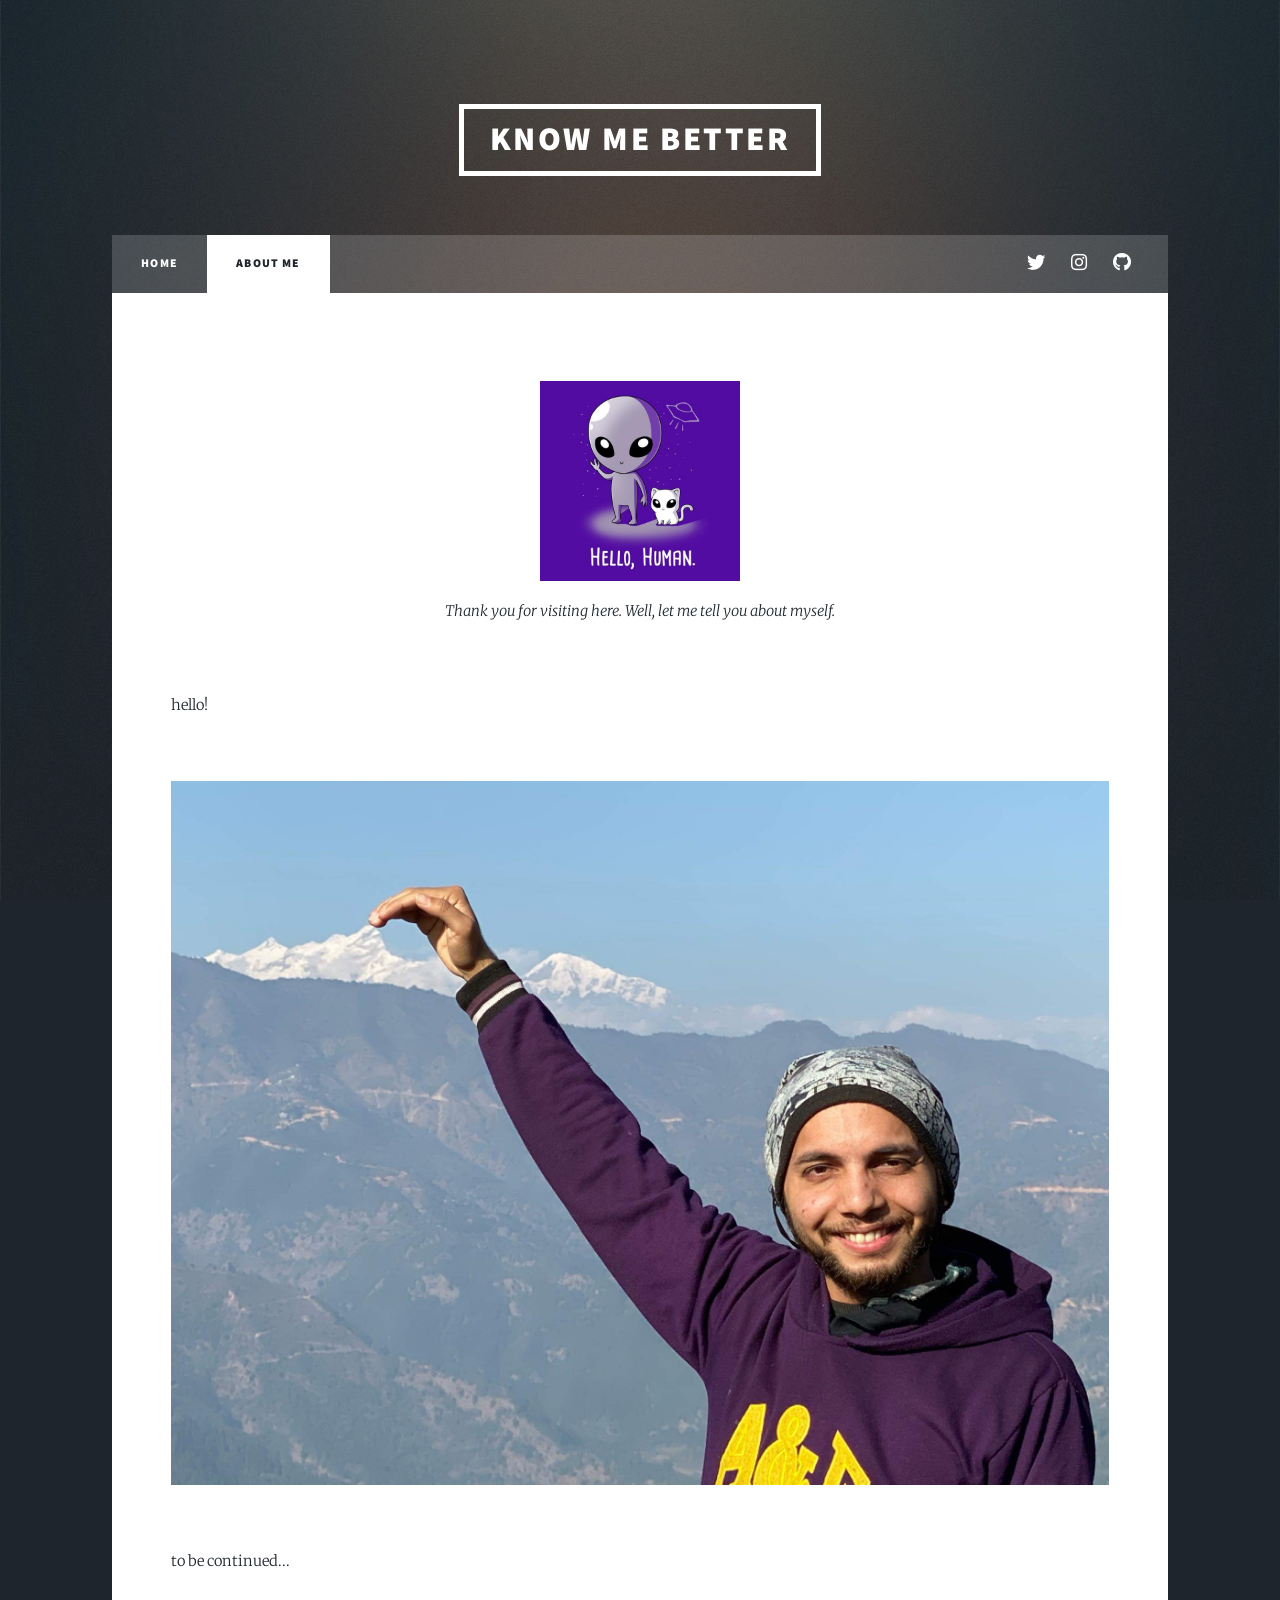
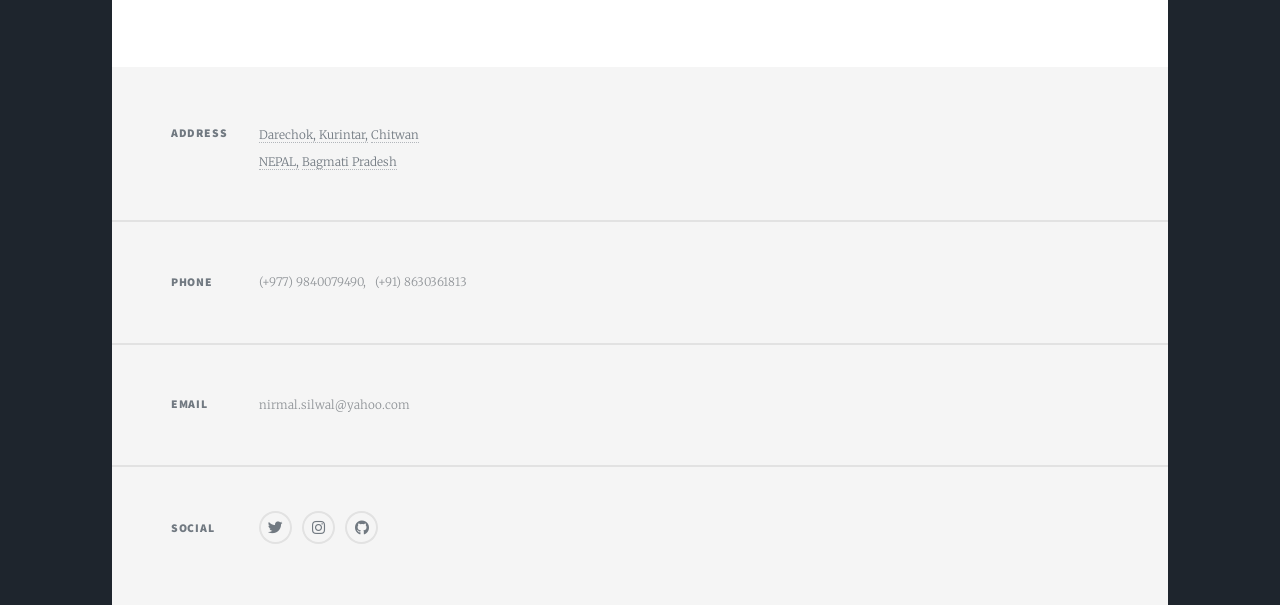
<file: generic.html>
<!DOCTYPE HTML>
<!--
	Massively by HTML5 UP
	html5up.net | @ajlkn
	Free for personal and commercial use under the CCA 3.0 license (html5up.net/license)
-->
<html>
	<head>
		<title>About me</title>
		<meta charset="utf-8" />
		<meta name="viewport" content="width=device-width, initial-scale=1, user-scalable=no" />
		<link rel="stylesheet" href="assets/css/main.css" />
		<noscript><link rel="stylesheet" href="assets/css/noscript.css" /></noscript>
	</head>
	<body class="is-preload">

		<!-- Wrapper -->
			<div id="wrapper">

				<!-- Header -->
					<header id="header">
						<a href="generic.html" class="logo">Know me Better</a>
					</header>

				<!-- Nav -->
					<nav id="nav">
						<ul class="links">
							<li><a href="index.html">Home</a></li>
							<li class="active"><a href="generic.html">About me</a></li>
						</ul>
						<ul class="icons">
							<li><a href="https://twitter.com/silwal_nirmal" class="icon brands alt fa-twitter"><span class="label">Twitter</span></a></li>
									<!--<li><a href="#" class="icon brands alt fa-facebook-f"><span class="label">Facebook</span></a></li> -->
									<li><a href="https://www.instagram.com/nirmal_silwal97/" class="icon brands alt fa-instagram"><span class="label">Instagram</span></a></li>
									<li><a href="https://github.com/NirmalSilwal" class="icon brands alt fa-github"><span class="label">GitHub</span></a></li>
								</ul>
					</nav>

				<!-- Main -->
					<div id="main">

						<!-- Post -->
							<section class="post">
								<header class="major">
								<img src="images/welcome.jpg" height=200 width=200>
								<p>Thank you for visiting here. Well, let me tell you about myself.</p>
								</header>
								
								<p>hello!</p>
								
								<div class="image main"><img src="images/nirmal.jpg" alt="" /></div>

								<p>to be continued...</p>
							</section>

					</div>

				<!-- Footer -->
					<footer id="footer">
					
					<!--
						<section>
						
							<form method="post" action="#">
								<div class="fields">
									<div class="field">
										<label for="name">Name</label>
										<input type="text" name="name" id="name" />
									</div>
									<div class="field">
										<label for="email">Email</label>
										<input type="text" name="email" id="email" />
									</div>
									<div class="field">
										<label for="message">Message</label>
										<textarea name="message" id="message" rows="3"></textarea>
									</div>
								</div>
								<ul class="actions">
									<li><input type="submit" value="Send Message" /></li>
								</ul>
							</form>
						</section>
						
						-->
						
						<section class="split contact">
							<section class="alt">
								<h3>Address</h3>
								<p><a href="https://g.co/kgs/yRrNpB"> Darechok, Kurintar,</a> <a href="http://www.rsr.com.np/index.php">Chitwan<br />
								NEPAL,</a> <a href="https://en.wikipedia.org/wiki/Bagmati_Pradesh"> Bagmati Pradesh</a></p>
							</section>
							<section>
								<h3>Phone</h3>
								<p>(+977) 9840079490, &nbsp;  (+91) 8630361813</p>
							</section>
							<section>
								<h3>Email</h3>
								<p>nirmal.silwal@yahoo.com</p>
							</section>
							<section>
								<h3>Social</h3>
								<ul class="icons alt">
									<li><a href="https://twitter.com/silwal_nirmal" class="icon brands alt fa-twitter"><span class="label">Twitter</span></a></li>
									<!--<li><a href="#" class="icon brands alt fa-facebook-f"><span class="label">Facebook</span></a></li> -->
									<li><a href="https://www.instagram.com/nirmal_silwal97/" class="icon brands alt fa-instagram"><span class="label">Instagram</span></a></li>
									<li><a href="https://github.com/NirmalSilwal" class="icon brands alt fa-github"><span class="label">GitHub</span></a></li>
								</ul>
							</section>
						</section>
					</footer>

				<!-- Copyright 
					<div id="copyright">
						<ul>
						<li>&copy; 2020</li>
						<li><a href="https://nirmalsilwal.github.io/">NIRMAL SILWAL</a></li></ul>
					</div>
					-->
		
			</div>

		<!-- Scripts -->
			<script src="assets/js/jquery.min.js"></script>
			<script src="assets/js/jquery.scrollex.min.js"></script>
			<script src="assets/js/jquery.scrolly.min.js"></script>
			<script src="assets/js/browser.min.js"></script>
			<script src="assets/js/breakpoints.min.js"></script>
			<script src="assets/js/util.js"></script>
			<script src="assets/js/main.js"></script>

	</body>
</html>
</file>
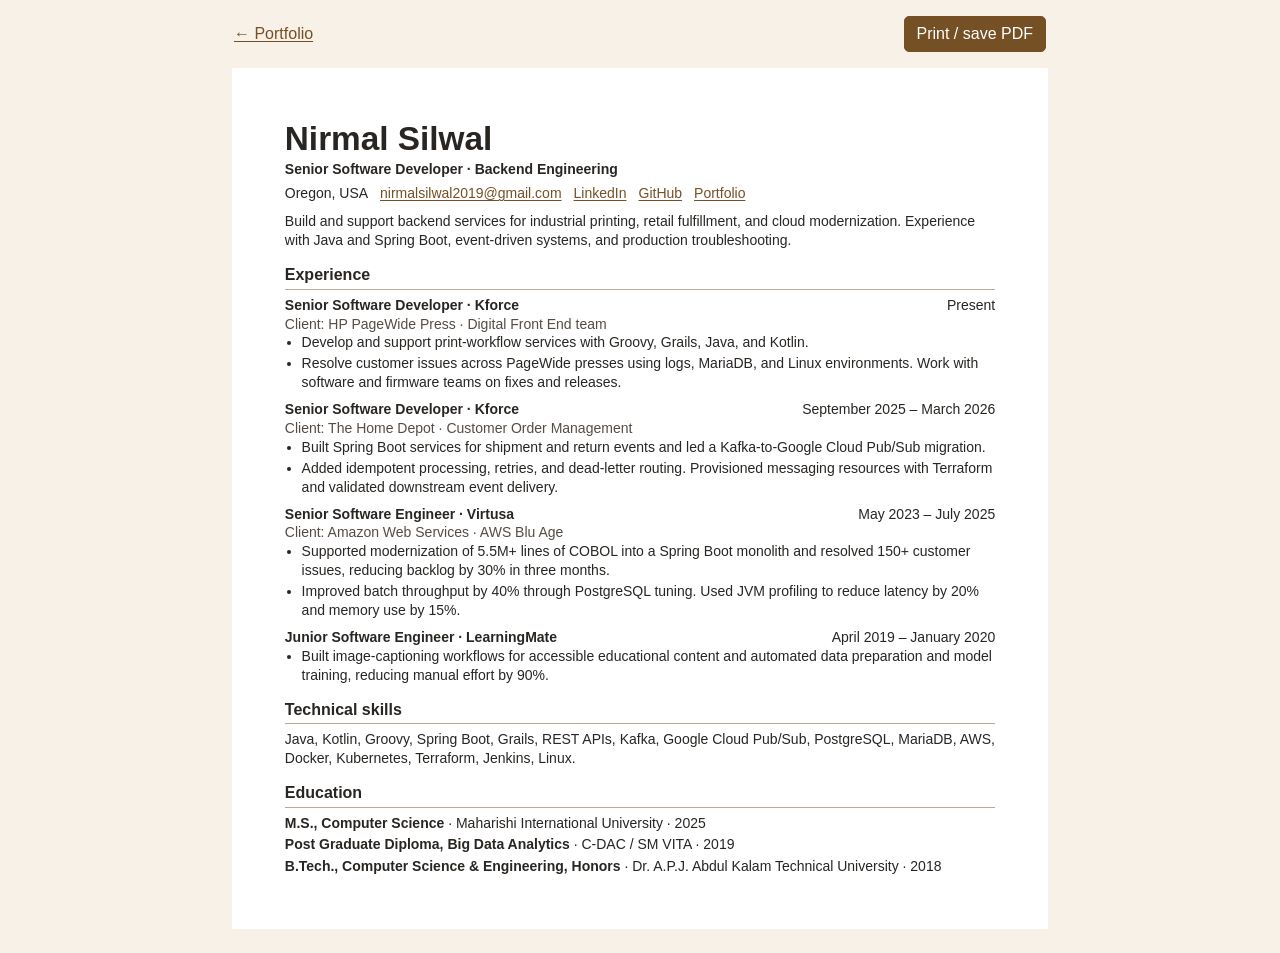
<file: resume.html>
<!doctype html>
<html lang="en">
<head>
  <meta charset="utf-8">
  <meta name="viewport" content="width=device-width, initial-scale=1">
  <meta name="description" content="Résumé for Nirmal Silwal, Senior Software Developer based in Oregon.">
  <title>Nirmal Silwal | Résumé</title>
  <style>
    :root { color-scheme: light; font-family: Arial, sans-serif; color: #282522; background: #f7f1e8; }
    * { box-sizing: border-box; }
    body { margin: 0; }
    a { color: #755025; text-underline-offset: 2px; overflow-wrap: anywhere; }
    .toolbar, main { width: min(100% - 24px, 8.5in); margin-inline: auto; }
    .toolbar { display: flex; align-items: center; justify-content: space-between; gap: 12px; padding: 16px 2px; }
    .toolbar button { cursor: pointer; border: 1px solid #755025; border-radius: 5px; padding: 8px 12px; background: #755025; color: white; font: inherit; }
    main { margin-bottom: 24px; padding: clamp(16px, 6vw, .55in); background: white; font-size: 10.5pt; line-height: 1.35; }
    h1, h2, h3, p, ul { margin: 0; }
    h1 { font-size: 25pt; line-height: 1.1; }
    .role { margin-top: 3px; font-weight: 700; }
    .contact { display: flex; flex-wrap: wrap; gap: 2px 12px; margin-top: 5px; }
    .summary { margin-top: 9px; }
    h2 { margin: 14px 0 6px; padding-bottom: 3px; border-bottom: 1px solid #baab98; font-size: 12pt; }
    article + article { margin-top: 8px; }
    .job-heading { display: flex; flex-wrap: wrap; justify-content: space-between; gap: 1px 10px; }
    h3 { font-size: 10.5pt; }
    .client { color: #554d44; }
    ul { padding-left: 1.2em; }
    li + li { margin-top: 2px; }
    .education + .education { margin-top: 3px; }
    @page { size: Letter; margin: .45in; }
    @media print {
      :root { background: white; color: black; }
      .toolbar { display: none; }
      main { width: 100%; margin: 0; padding: 0; }
      h2 { border-color: #9a9a9a; }
      article { break-inside: avoid; }
      a, .client { color: black; }
    }
  </style>
</head>
<body>
  <nav class="toolbar" aria-label="Résumé actions">
    <a href="/#/home">← Portfolio</a>
    <button type="button" id="print-resume">Print / save PDF</button>
  </nav>
  <main>
    <header>
      <h1>Nirmal Silwal</h1>
      <p class="role">Senior Software Developer · Backend Engineering</p>
      <div class="contact">
        <span>Oregon, USA</span>
        <a href="mailto:nirmalsilwal2019@gmail.com">nirmalsilwal2019@gmail.com</a>
        <a href="https://www.linkedin.com/in/nirmal-silwal/">LinkedIn</a>
        <a href="https://github.com/NirmalSilwal">GitHub</a>
        <a href="https://nirmalsilwal.github.io/">Portfolio</a>
      </div>
      <p class="summary">Build and support backend services for industrial printing, retail fulfillment, and cloud modernization. Experience with Java and Spring Boot, event-driven systems, and production troubleshooting.</p>
    </header>
    <section aria-labelledby="work">
      <h2 id="work">Experience</h2>
      <article>
        <div class="job-heading"><h3>Senior Software Developer · Kforce</h3><p>Present</p></div>
        <p class="client">Client: HP PageWide Press · Digital Front End team</p>
        <ul>
          <li>Develop and support print-workflow services with Groovy, Grails, Java, and Kotlin.</li>
          <li>Resolve customer issues across PageWide presses using logs, MariaDB, and Linux environments. Work with software and firmware teams on fixes and releases.</li>
        </ul>
      </article>
      <article>
        <div class="job-heading"><h3>Senior Software Developer · Kforce</h3><p>September 2025 – March 2026</p></div>
        <p class="client">Client: The Home Depot · Customer Order Management</p>
        <ul>
          <li>Built Spring Boot services for shipment and return events and led a Kafka-to-Google Cloud Pub/Sub migration.</li>
          <li>Added idempotent processing, retries, and dead-letter routing. Provisioned messaging resources with Terraform and validated downstream event delivery.</li>
        </ul>
      </article>
      <article>
        <div class="job-heading"><h3>Senior Software Engineer · Virtusa</h3><p>May 2023 – July 2025</p></div>
        <p class="client">Client: Amazon Web Services · AWS Blu Age</p>
        <ul>
          <li>Supported modernization of 5.5M+ lines of COBOL into a Spring Boot monolith and resolved 150+ customer issues, reducing backlog by 30% in three months.</li>
          <li>Improved batch throughput by 40% through PostgreSQL tuning. Used JVM profiling to reduce latency by 20% and memory use by 15%.</li>
        </ul>
      </article>
      <article>
        <div class="job-heading"><h3>Junior Software Engineer · LearningMate</h3><p>April 2019 – January 2020</p></div>
        <ul><li>Built image-captioning workflows for accessible educational content and automated data preparation and model training, reducing manual effort by 90%.</li></ul>
      </article>
    </section>
    <section aria-labelledby="skills">
      <h2 id="skills">Technical skills</h2>
      <p>Java, Kotlin, Groovy, Spring Boot, Grails, REST APIs, Kafka, Google Cloud Pub/Sub, PostgreSQL, MariaDB, AWS, Docker, Kubernetes, Terraform, Jenkins, Linux.</p>
    </section>
    <section aria-labelledby="education">
      <h2 id="education">Education</h2>
      <p class="education"><strong>M.S., Computer Science</strong> · Maharishi International University · 2025</p>
      <p class="education"><strong>Post Graduate Diploma, Big Data Analytics</strong> · C-DAC / SM VITA · 2019</p>
      <p class="education"><strong>B.Tech., Computer Science &amp; Engineering, Honors</strong> · Dr. A.P.J. Abdul Kalam Technical University · 2018</p>
    </section>
  </main>
  <script>document.getElementById("print-resume").addEventListener("click", () => window.print());</script>
</body>
</html>
</file>
<file: assets/css/main.css>
@import url(fontawesome-all.min.css);
@import url("https://fonts.googleapis.com/css?family=Merriweather:300,700,300italic,700italic|Source+Sans+Pro:900");

/*
	Massively by HTML5 UP
	html5up.net | @ajlkn
	Free for personal and commercial use under the CCA 3.0 license (html5up.net/license)
*/

html, body, div, span, applet, object,
iframe, h1, h2, h3, h4, h5, h6, p, blockquote,
pre, a, abbr, acronym, address, big, cite,
code, del, dfn, em, img, ins, kbd, q, s, samp,
small, strike, strong, sub, sup, tt, var, b,
u, i, center, dl, dt, dd, ol, ul, li, fieldset,
form, label, legend, table, caption, tbody,
tfoot, thead, tr, th, td, article, aside,
canvas, details, embed, figure, figcaption,
footer, header, hgroup, menu, nav, output, ruby,
section, summary, time, mark, audio, video {
	margin: 0;
	padding: 0;
	border: 0;
	font-size: 100%;
	font: inherit;
	vertical-align: baseline;}

article, aside, details, figcaption, figure,
footer, header, hgroup, menu, nav, section {
	display: block;}

body {
	line-height: 1;
}

ol, ul {
	list-style: none;
}

blockquote, q {
	quotes: none;
}

	blockquote:before, blockquote:after, q:before, q:after {
		content: '';
		content: none;
	}

table {
	border-collapse: collapse;
	border-spacing: 0;
}

body {
	-webkit-text-size-adjust: none;
}

mark {
	background-color: transparent;
	color: inherit;
}

input::-moz-focus-inner {
	border: 0;
	padding: 0;
}

input, select, textarea {
	-moz-appearance: none;
	-webkit-appearance: none;
	-ms-appearance: none;
	appearance: none;
}

/* Basic */

	@-ms-viewport {
		width: device-width;
	}

	body {
		-ms-overflow-style: scrollbar;
	}

	@media screen and (max-width: 480px) {

		html, body {
			min-width: 320px;
		}

	}

	html {
		box-sizing: border-box;
	}

	*, *:before, *:after {
		box-sizing: inherit;
	}

	body {
		background-color: #1e252d;
	}

		body.is-preload *, body.is-preload *:before, body.is-preload *:after {
			-moz-animation: none !important;
			-webkit-animation: none !important;
			-ms-animation: none !important;
			animation: none !important;
			-moz-transition: none !important;
			-webkit-transition: none !important;
			-ms-transition: none !important;
			transition: none !important;
		}

/* Type */

	html {
		font-size: 16pt;
	}

		@media screen and (max-width: 1680px) {

			html {
				font-size: 12pt;
			}

		}

		@media screen and (max-width: 1280px) {

			html {
				font-size: 11pt;
			}

		}

		@media screen and (max-width: 360px) {

			html {
				font-size: 10pt;
			}

		}

	body {
		color: #212931;
	}

	body, input, select, textarea {
		font-family: "Merriweather", Georgia, serif;
		font-weight: 300;
		font-size: 1rem;
		line-height: 2.375;
	}

	a {
		-moz-transition: color 0.2s ease-in-out, background-color 0.2s ease-in-out, border-color 0.2s ease-in-out, box-shadow 0.2s ease-in-out;
		-webkit-transition: color 0.2s ease-in-out, background-color 0.2s ease-in-out, border-color 0.2s ease-in-out, box-shadow 0.2s ease-in-out;
		-ms-transition: color 0.2s ease-in-out, background-color 0.2s ease-in-out, border-color 0.2s ease-in-out, box-shadow 0.2s ease-in-out;
		transition: color 0.2s ease-in-out, background-color 0.2s ease-in-out, border-color 0.2s ease-in-out, box-shadow 0.2s ease-in-out;
		border-bottom: dotted 1px;
		text-decoration: none;
	}

		a:hover {
			border-bottom-color: transparent;
		}

	strong, b {
		font-weight: 600;
	}

	em, i {
		font-style: italic;
	}

	p {
		text-align: justify;
		margin: 0 0 2rem 0;
	}

	h1, h2, h3, h4, h5, h6 {
		font-family: "Source Sans Pro", Helvetica, sans-serif;
		font-weight: 900;
		line-height: 1.5;
		letter-spacing: 0.075em;
		text-transform: uppercase;
		margin: 0 0 1rem 0;
	}

		h1 a, h2 a, h3 a, h4 a, h5 a, h6 a {
			border-bottom: 0;
			color: inherit;
			text-decoration: none;
		}

	h1 {
		font-size: 4rem;
		line-height: 1.1;
		margin: 0 0 2rem 0;
	}

	h2 {
		font-size: 1.75rem;
		line-height: 1.3;
		margin: 0 0 1.5rem 0;
	}

	h3 {
		font-size: 1.25rem;
		margin: 0 0 1.5rem 0;
	}

	h4 {
		font-size: 1rem;
	}

	h5 {
		font-size: 0.9rem;
	}

	h6 {
		font-size: 0.8rem;
	}

	sub {
		font-size: 0.8rem;
		position: relative;
		top: 0.5rem;
	}

	sup {
		font-size: 0.8rem;
		position: relative;
		top: -0.5rem;
	}

	blockquote {
		border-left: solid 4px;
		font-style: italic;
		margin: 0 0 2rem 0;
		padding: 0.5rem 0 0.5rem 2rem;
	}

	code {
		border: solid 2px;
		font-family: "Courier New", monospace;
		font-size: 0.9rem;
		margin: 0 0.25rem;
		padding: 0.25rem 0.65rem;
	}

	pre {
		-webkit-overflow-scrolling: touch;
		font-family: "Courier New", monospace;
		font-size: 0.9rem;
		margin: 0 0 2rem 0;
	}

		pre code {
			display: block;
			line-height: 1.75;
			padding: 1rem 1.5rem;
			overflow-x: auto;
		}

	hr {
		border: 0;
		border-bottom: solid 2px;
		margin: 3rem 0;
	}

		hr.major {
			margin: 5rem 0;
		}

	.align-left {
		text-align: left;
	}

	.align-center {
		text-align: center;
	}

	.align-right {
		text-align: right;
	}

	input, select, textarea {
		color: #212931;
	}

	a {
		color: #212931;
		border-bottom-color: rgba(33, 41, 49, 0.5);
	}

		a:hover {
			border-bottom-color: transparent;
			color: #18bfef !important;
		}

	strong, b {
		color: #212931;
	}

	h1, h2, h3, h4, h5, h6 {
		color: #212931;
	}

	blockquote {
		border-left-color: #eeeeee;
	}

	code {
		background: rgba(220, 220, 220, 0.25);
		border-color: #eeeeee;
	}

	hr {
		border-bottom-color: #eeeeee;
	}

/* Row */

	.row {
		display: flex;
		flex-wrap: wrap;
		box-sizing: border-box;
		align-items: stretch;
	}

		.row > * {
			box-sizing: border-box;
		}

		.row.gtr-uniform > * > :last-child {
			margin-bottom: 0;
		}

		.row.aln-left {
			justify-content: flex-start;
		}

		.row.aln-center {
			justify-content: center;
		}

		.row.aln-right {
			justify-content: flex-end;
		}

		.row.aln-top {
			align-items: flex-start;
		}

		.row.aln-middle {
			align-items: center;
		}

		.row.aln-bottom {
			align-items: flex-end;
		}

		.row > .imp {
			order: -1;
		}

		.row > .col-1 {
			width: 8.33333%;
		}

		.row > .off-1 {
			margin-left: 8.33333%;
		}

		.row > .col-2 {
			width: 16.66667%;
		}

		.row > .off-2 {
			margin-left: 16.66667%;
		}

		.row > .col-3 {
			width: 25%;
		}

		.row > .off-3 {
			margin-left: 25%;
		}

		.row > .col-4 {
			width: 33.33333%;
		}

		.row > .off-4 {
			margin-left: 33.33333%;
		}

		.row > .col-5 {
			width: 41.66667%;
		}

		.row > .off-5 {
			margin-left: 41.66667%;
		}

		.row > .col-6 {
			width: 50%;
		}

		.row > .off-6 {
			margin-left: 50%;
		}

		.row > .col-7 {
			width: 58.33333%;
		}

		.row > .off-7 {
			margin-left: 58.33333%;
		}

		.row > .col-8 {
			width: 66.66667%;
		}

		.row > .off-8 {
			margin-left: 66.66667%;
		}

		.row > .col-9 {
			width: 75%;
		}

		.row > .off-9 {
			margin-left: 75%;
		}

		.row > .col-10 {
			width: 83.33333%;
		}

		.row > .off-10 {
			margin-left: 83.33333%;
		}

		.row > .col-11 {
			width: 91.66667%;
		}

		.row > .off-11 {
			margin-left: 91.66667%;
		}

		.row > .col-12 {
			width: 100%;
		}

		.row > .off-12 {
			margin-left: 100%;
		}

		.row.gtr-0 {
			margin-top: 0;
			margin-left: 0rem;
		}

			.row.gtr-0 > * {
				padding: 0 0 0 0rem;
			}

			.row.gtr-0.gtr-uniform {
				margin-top: 0rem;
			}

				.row.gtr-0.gtr-uniform > * {
					padding-top: 0rem;
				}

		.row.gtr-25 {
			margin-top: 0;
			margin-left: -0.375rem;
		}

			.row.gtr-25 > * {
				padding: 0 0 0 0.375rem;
			}

			.row.gtr-25.gtr-uniform {
				margin-top: -0.375rem;
			}

				.row.gtr-25.gtr-uniform > * {
					padding-top: 0.375rem;
				}

		.row.gtr-50 {
			margin-top: 0;
			margin-left: -0.75rem;
		}

			.row.gtr-50 > * {
				padding: 0 0 0 0.75rem;
			}

			.row.gtr-50.gtr-uniform {
				margin-top: -0.75rem;
			}

				.row.gtr-50.gtr-uniform > * {
					padding-top: 0.75rem;
				}

		.row {
			margin-top: 0;
			margin-left: -1.5rem;
		}

			.row > * {
				padding: 0 0 0 1.5rem;
			}

			.row.gtr-uniform {
				margin-top: -1.5rem;
			}

				.row.gtr-uniform > * {
					padding-top: 1.5rem;
				}

		.row.gtr-150 {
			margin-top: 0;
			margin-left: -2.25rem;
		}

			.row.gtr-150 > * {
				padding: 0 0 0 2.25rem;
			}

			.row.gtr-150.gtr-uniform {
				margin-top: -2.25rem;
			}

				.row.gtr-150.gtr-uniform > * {
					padding-top: 2.25rem;
				}

		.row.gtr-200 {
			margin-top: 0;
			margin-left: -3rem;
		}

			.row.gtr-200 > * {
				padding: 0 0 0 3rem;
			}

			.row.gtr-200.gtr-uniform {
				margin-top: -3rem;
			}

				.row.gtr-200.gtr-uniform > * {
					padding-top: 3rem;
				}

		@media screen and (max-width: 1680px) {

			.row {
				display: flex;
				flex-wrap: wrap;
				box-sizing: border-box;
				align-items: stretch;
			}

				.row > * {
					box-sizing: border-box;
				}

				.row.gtr-uniform > * > :last-child {
					margin-bottom: 0;
				}

				.row.aln-left {
					justify-content: flex-start;
				}

				.row.aln-center {
					justify-content: center;
				}

				.row.aln-right {
					justify-content: flex-end;
				}

				.row.aln-top {
					align-items: flex-start;
				}

				.row.aln-middle {
					align-items: center;
				}

				.row.aln-bottom {
					align-items: flex-end;
				}

				.row > .imp-xlarge {
					order: -1;
				}

				.row > .col-1-xlarge {
					width: 8.33333%;
				}

				.row > .off-1-xlarge {
					margin-left: 8.33333%;
				}

				.row > .col-2-xlarge {
					width: 16.66667%;
				}

				.row > .off-2-xlarge {
					margin-left: 16.66667%;
				}

				.row > .col-3-xlarge {
					width: 25%;
				}

				.row > .off-3-xlarge {
					margin-left: 25%;
				}

				.row > .col-4-xlarge {
					width: 33.33333%;
				}

				.row > .off-4-xlarge {
					margin-left: 33.33333%;
				}

				.row > .col-5-xlarge {
					width: 41.66667%;
				}

				.row > .off-5-xlarge {
					margin-left: 41.66667%;
				}

				.row > .col-6-xlarge {
					width: 50%;
				}

				.row > .off-6-xlarge {
					margin-left: 50%;
				}

				.row > .col-7-xlarge {
					width: 58.33333%;
				}

				.row > .off-7-xlarge {
					margin-left: 58.33333%;
				}

				.row > .col-8-xlarge {
					width: 66.66667%;
				}

				.row > .off-8-xlarge {
					margin-left: 66.66667%;
				}

				.row > .col-9-xlarge {
					width: 75%;
				}

				.row > .off-9-xlarge {
					margin-left: 75%;
				}

				.row > .col-10-xlarge {
					width: 83.33333%;
				}

				.row > .off-10-xlarge {
					margin-left: 83.33333%;
				}

				.row > .col-11-xlarge {
					width: 91.66667%;
				}

				.row > .off-11-xlarge {
					margin-left: 91.66667%;
				}

				.row > .col-12-xlarge {
					width: 100%;
				}

				.row > .off-12-xlarge {
					margin-left: 100%;
				}

				.row.gtr-0 {
					margin-top: 0;
					margin-left: 0rem;
				}

					.row.gtr-0 > * {
						padding: 0 0 0 0rem;
					}

					.row.gtr-0.gtr-uniform {
						margin-top: 0rem;
					}

						.row.gtr-0.gtr-uniform > * {
							padding-top: 0rem;
						}

				.row.gtr-25 {
					margin-top: 0;
					margin-left: -0.375rem;
				}

					.row.gtr-25 > * {
						padding: 0 0 0 0.375rem;
					}

					.row.gtr-25.gtr-uniform {
						margin-top: -0.375rem;
					}

						.row.gtr-25.gtr-uniform > * {
							padding-top: 0.375rem;
						}

				.row.gtr-50 {
					margin-top: 0;
					margin-left: -0.75rem;
				}

					.row.gtr-50 > * {
						padding: 0 0 0 0.75rem;
					}

					.row.gtr-50.gtr-uniform {
						margin-top: -0.75rem;
					}

						.row.gtr-50.gtr-uniform > * {
							padding-top: 0.75rem;
						}

				.row {
					margin-top: 0;
					margin-left: -1.5rem;
				}

					.row > * {
						padding: 0 0 0 1.5rem;
					}

					.row.gtr-uniform {
						margin-top: -1.5rem;
					}

						.row.gtr-uniform > * {
							padding-top: 1.5rem;
						}

				.row.gtr-150 {
					margin-top: 0;
					margin-left: -2.25rem;
				}

					.row.gtr-150 > * {
						padding: 0 0 0 2.25rem;
					}

					.row.gtr-150.gtr-uniform {
						margin-top: -2.25rem;
					}

						.row.gtr-150.gtr-uniform > * {
							padding-top: 2.25rem;
						}

				.row.gtr-200 {
					margin-top: 0;
					margin-left: -3rem;
				}

					.row.gtr-200 > * {
						padding: 0 0 0 3rem;
					}

					.row.gtr-200.gtr-uniform {
						margin-top: -3rem;
					}

						.row.gtr-200.gtr-uniform > * {
							padding-top: 3rem;
						}

		}

		@media screen and (max-width: 1280px) {

			.row {
				display: flex;
				flex-wrap: wrap;
				box-sizing: border-box;
				align-items: stretch;
			}

				.row > * {
					box-sizing: border-box;
				}

				.row.gtr-uniform > * > :last-child {
					margin-bottom: 0;
				}

				.row.aln-left {
					justify-content: flex-start;
				}

				.row.aln-center {
					justify-content: center;
				}

				.row.aln-right {
					justify-content: flex-end;
				}

				.row.aln-top {
					align-items: flex-start;
				}

				.row.aln-middle {
					align-items: center;
				}

				.row.aln-bottom {
					align-items: flex-end;
				}

				.row > .imp-large {
					order: -1;
				}

				.row > .col-1-large {
					width: 8.33333%;
				}

				.row > .off-1-large {
					margin-left: 8.33333%;
				}

				.row > .col-2-large {
					width: 16.66667%;
				}

				.row > .off-2-large {
					margin-left: 16.66667%;
				}

				.row > .col-3-large {
					width: 25%;
				}

				.row > .off-3-large {
					margin-left: 25%;
				}

				.row > .col-4-large {
					width: 33.33333%;
				}

				.row > .off-4-large {
					margin-left: 33.33333%;
				}

				.row > .col-5-large {
					width: 41.66667%;
				}

				.row > .off-5-large {
					margin-left: 41.66667%;
				}

				.row > .col-6-large {
					width: 50%;
				}

				.row > .off-6-large {
					margin-left: 50%;
				}

				.row > .col-7-large {
					width: 58.33333%;
				}

				.row > .off-7-large {
					margin-left: 58.33333%;
				}

				.row > .col-8-large {
					width: 66.66667%;
				}

				.row > .off-8-large {
					margin-left: 66.66667%;
				}

				.row > .col-9-large {
					width: 75%;
				}

				.row > .off-9-large {
					margin-left: 75%;
				}

				.row > .col-10-large {
					width: 83.33333%;
				}

				.row > .off-10-large {
					margin-left: 83.33333%;
				}

				.row > .col-11-large {
					width: 91.66667%;
				}

				.row > .off-11-large {
					margin-left: 91.66667%;
				}

				.row > .col-12-large {
					width: 100%;
				}

				.row > .off-12-large {
					margin-left: 100%;
				}

				.row.gtr-0 {
					margin-top: 0;
					margin-left: 0rem;
				}

					.row.gtr-0 > * {
						padding: 0 0 0 0rem;
					}

					.row.gtr-0.gtr-uniform {
						margin-top: 0rem;
					}

						.row.gtr-0.gtr-uniform > * {
							padding-top: 0rem;
						}

				.row.gtr-25 {
					margin-top: 0;
					margin-left: -0.375rem;
				}

					.row.gtr-25 > * {
						padding: 0 0 0 0.375rem;
					}

					.row.gtr-25.gtr-uniform {
						margin-top: -0.375rem;
					}

						.row.gtr-25.gtr-uniform > * {
							padding-top: 0.375rem;
						}

				.row.gtr-50 {
					margin-top: 0;
					margin-left: -0.75rem;
				}

					.row.gtr-50 > * {
						padding: 0 0 0 0.75rem;
					}

					.row.gtr-50.gtr-uniform {
						margin-top: -0.75rem;
					}

						.row.gtr-50.gtr-uniform > * {
							padding-top: 0.75rem;
						}

				.row {
					margin-top: 0;
					margin-left: -1.5rem;
				}

					.row > * {
						padding: 0 0 0 1.5rem;
					}

					.row.gtr-uniform {
						margin-top: -1.5rem;
					}

						.row.gtr-uniform > * {
							padding-top: 1.5rem;
						}

				.row.gtr-150 {
					margin-top: 0;
					margin-left: -2.25rem;
				}

					.row.gtr-150 > * {
						padding: 0 0 0 2.25rem;
					}

					.row.gtr-150.gtr-uniform {
						margin-top: -2.25rem;
					}

						.row.gtr-150.gtr-uniform > * {
							padding-top: 2.25rem;
						}

				.row.gtr-200 {
					margin-top: 0;
					margin-left: -3rem;
				}

					.row.gtr-200 > * {
						padding: 0 0 0 3rem;
					}

					.row.gtr-200.gtr-uniform {
						margin-top: -3rem;
					}

						.row.gtr-200.gtr-uniform > * {
							padding-top: 3rem;
						}

		}

		@media screen and (max-width: 980px) {

			.row {
				display: flex;
				flex-wrap: wrap;
				box-sizing: border-box;
				align-items: stretch;
			}

				.row > * {
					box-sizing: border-box;
				}

				.row.gtr-uniform > * > :last-child {
					margin-bottom: 0;
				}

				.row.aln-left {
					justify-content: flex-start;
				}

				.row.aln-center {
					justify-content: center;
				}

				.row.aln-right {
					justify-content: flex-end;
				}

				.row.aln-top {
					align-items: flex-start;
				}

				.row.aln-middle {
					align-items: center;
				}

				.row.aln-bottom {
					align-items: flex-end;
				}

				.row > .imp-medium {
					order: -1;
				}

				.row > .col-1-medium {
					width: 8.33333%;
				}

				.row > .off-1-medium {
					margin-left: 8.33333%;
				}

				.row > .col-2-medium {
					width: 16.66667%;
				}

				.row > .off-2-medium {
					margin-left: 16.66667%;
				}

				.row > .col-3-medium {
					width: 25%;
				}

				.row > .off-3-medium {
					margin-left: 25%;
				}

				.row > .col-4-medium {
					width: 33.33333%;
				}

				.row > .off-4-medium {
					margin-left: 33.33333%;
				}

				.row > .col-5-medium {
					width: 41.66667%;
				}

				.row > .off-5-medium {
					margin-left: 41.66667%;
				}

				.row > .col-6-medium {
					width: 50%;
				}

				.row > .off-6-medium {
					margin-left: 50%;
				}

				.row > .col-7-medium {
					width: 58.33333%;
				}

				.row > .off-7-medium {
					margin-left: 58.33333%;
				}

				.row > .col-8-medium {
					width: 66.66667%;
				}

				.row > .off-8-medium {
					margin-left: 66.66667%;
				}

				.row > .col-9-medium {
					width: 75%;
				}

				.row > .off-9-medium {
					margin-left: 75%;
				}

				.row > .col-10-medium {
					width: 83.33333%;
				}

				.row > .off-10-medium {
					margin-left: 83.33333%;
				}

				.row > .col-11-medium {
					width: 91.66667%;
				}

				.row > .off-11-medium {
					margin-left: 91.66667%;
				}

				.row > .col-12-medium {
					width: 100%;
				}

				.row > .off-12-medium {
					margin-left: 100%;
				}

				.row.gtr-0 {
					margin-top: 0;
					margin-left: 0rem;
				}

					.row.gtr-0 > * {
						padding: 0 0 0 0rem;
					}

					.row.gtr-0.gtr-uniform {
						margin-top: 0rem;
					}

						.row.gtr-0.gtr-uniform > * {
							padding-top: 0rem;
						}

				.row.gtr-25 {
					margin-top: 0;
					margin-left: -0.375rem;
				}

					.row.gtr-25 > * {
						padding: 0 0 0 0.375rem;
					}

					.row.gtr-25.gtr-uniform {
						margin-top: -0.375rem;
					}

						.row.gtr-25.gtr-uniform > * {
							padding-top: 0.375rem;
						}

				.row.gtr-50 {
					margin-top: 0;
					margin-left: -0.75rem;
				}

					.row.gtr-50 > * {
						padding: 0 0 0 0.75rem;
					}

					.row.gtr-50.gtr-uniform {
						margin-top: -0.75rem;
					}

						.row.gtr-50.gtr-uniform > * {
							padding-top: 0.75rem;
						}

				.row {
					margin-top: 0;
					margin-left: -1.5rem;
				}

					.row > * {
						padding: 0 0 0 1.5rem;
					}

					.row.gtr-uniform {
						margin-top: -1.5rem;
					}

						.row.gtr-uniform > * {
							padding-top: 1.5rem;
						}

				.row.gtr-150 {
					margin-top: 0;
					margin-left: -2.25rem;
				}

					.row.gtr-150 > * {
						padding: 0 0 0 2.25rem;
					}

					.row.gtr-150.gtr-uniform {
						margin-top: -2.25rem;
					}

						.row.gtr-150.gtr-uniform > * {
							padding-top: 2.25rem;
						}

				.row.gtr-200 {
					margin-top: 0;
					margin-left: -3rem;
				}

					.row.gtr-200 > * {
						padding: 0 0 0 3rem;
					}

					.row.gtr-200.gtr-uniform {
						margin-top: -3rem;
					}

						.row.gtr-200.gtr-uniform > * {
							padding-top: 3rem;
						}

		}

		@media screen and (max-width: 736px) {

			.row {
				display: flex;
				flex-wrap: wrap;
				box-sizing: border-box;
				align-items: stretch;
			}

				.row > * {
					box-sizing: border-box;
				}

				.row.gtr-uniform > * > :last-child {
					margin-bottom: 0;
				}

				.row.aln-left {
					justify-content: flex-start;
				}

				.row.aln-center {
					justify-content: center;
				}

				.row.aln-right {
					justify-content: flex-end;
				}

				.row.aln-top {
					align-items: flex-start;
				}

				.row.aln-middle {
					align-items: center;
				}

				.row.aln-bottom {
					align-items: flex-end;
				}

				.row > .imp-small {
					order: -1;
				}

				.row > .col-1-small {
					width: 8.33333%;
				}

				.row > .off-1-small {
					margin-left: 8.33333%;
				}

				.row > .col-2-small {
					width: 16.66667%;
				}

				.row > .off-2-small {
					margin-left: 16.66667%;
				}

				.row > .col-3-small {
					width: 25%;
				}

				.row > .off-3-small {
					margin-left: 25%;
				}

				.row > .col-4-small {
					width: 33.33333%;
				}

				.row > .off-4-small {
					margin-left: 33.33333%;
				}

				.row > .col-5-small {
					width: 41.66667%;
				}

				.row > .off-5-small {
					margin-left: 41.66667%;
				}

				.row > .col-6-small {
					width: 50%;
				}

				.row > .off-6-small {
					margin-left: 50%;
				}

				.row > .col-7-small {
					width: 58.33333%;
				}

				.row > .off-7-small {
					margin-left: 58.33333%;
				}

				.row > .col-8-small {
					width: 66.66667%;
				}

				.row > .off-8-small {
					margin-left: 66.66667%;
				}

				.row > .col-9-small {
					width: 75%;
				}

				.row > .off-9-small {
					margin-left: 75%;
				}

				.row > .col-10-small {
					width: 83.33333%;
				}

				.row > .off-10-small {
					margin-left: 83.33333%;
				}

				.row > .col-11-small {
					width: 91.66667%;
				}

				.row > .off-11-small {
					margin-left: 91.66667%;
				}

				.row > .col-12-small {
					width: 100%;
				}

				.row > .off-12-small {
					margin-left: 100%;
				}

				.row.gtr-0 {
					margin-top: 0;
					margin-left: 0rem;
				}

					.row.gtr-0 > * {
						padding: 0 0 0 0rem;
					}

					.row.gtr-0.gtr-uniform {
						margin-top: 0rem;
					}

						.row.gtr-0.gtr-uniform > * {
							padding-top: 0rem;
						}

				.row.gtr-25 {
					margin-top: 0;
					margin-left: -0.375rem;
				}

					.row.gtr-25 > * {
						padding: 0 0 0 0.375rem;
					}

					.row.gtr-25.gtr-uniform {
						margin-top: -0.375rem;
					}

						.row.gtr-25.gtr-uniform > * {
							padding-top: 0.375rem;
						}

				.row.gtr-50 {
					margin-top: 0;
					margin-left: -0.75rem;
				}

					.row.gtr-50 > * {
						padding: 0 0 0 0.75rem;
					}

					.row.gtr-50.gtr-uniform {
						margin-top: -0.75rem;
					}

						.row.gtr-50.gtr-uniform > * {
							padding-top: 0.75rem;
						}

				.row {
					margin-top: 0;
					margin-left: -1.5rem;
				}

					.row > * {
						padding: 0 0 0 1.5rem;
					}

					.row.gtr-uniform {
						margin-top: -1.5rem;
					}

						.row.gtr-uniform > * {
							padding-top: 1.5rem;
						}

				.row.gtr-150 {
					margin-top: 0;
					margin-left: -2.25rem;
				}

					.row.gtr-150 > * {
						padding: 0 0 0 2.25rem;
					}

					.row.gtr-150.gtr-uniform {
						margin-top: -2.25rem;
					}

						.row.gtr-150.gtr-uniform > * {
							padding-top: 2.25rem;
						}

				.row.gtr-200 {
					margin-top: 0;
					margin-left: -3rem;
				}

					.row.gtr-200 > * {
						padding: 0 0 0 3rem;
					}

					.row.gtr-200.gtr-uniform {
						margin-top: -3rem;
					}

						.row.gtr-200.gtr-uniform > * {
							padding-top: 3rem;
						}

		}

		@media screen and (max-width: 480px) {

			.row {
				display: flex;
				flex-wrap: wrap;
				box-sizing: border-box;
				align-items: stretch;
			}

				.row > * {
					box-sizing: border-box;
				}

				.row.gtr-uniform > * > :last-child {
					margin-bottom: 0;
				}

				.row.aln-left {
					justify-content: flex-start;
				}

				.row.aln-center {
					justify-content: center;
				}

				.row.aln-right {
					justify-content: flex-end;
				}

				.row.aln-top {
					align-items: flex-start;
				}

				.row.aln-middle {
					align-items: center;
				}

				.row.aln-bottom {
					align-items: flex-end;
				}

				.row > .imp-xsmall {
					order: -1;
				}

				.row > .col-1-xsmall {
					width: 8.33333%;
				}

				.row > .off-1-xsmall {
					margin-left: 8.33333%;
				}

				.row > .col-2-xsmall {
					width: 16.66667%;
				}

				.row > .off-2-xsmall {
					margin-left: 16.66667%;
				}

				.row > .col-3-xsmall {
					width: 25%;
				}

				.row > .off-3-xsmall {
					margin-left: 25%;
				}

				.row > .col-4-xsmall {
					width: 33.33333%;
				}

				.row > .off-4-xsmall {
					margin-left: 33.33333%;
				}

				.row > .col-5-xsmall {
					width: 41.66667%;
				}

				.row > .off-5-xsmall {
					margin-left: 41.66667%;
				}

				.row > .col-6-xsmall {
					width: 50%;
				}

				.row > .off-6-xsmall {
					margin-left: 50%;
				}

				.row > .col-7-xsmall {
					width: 58.33333%;
				}

				.row > .off-7-xsmall {
					margin-left: 58.33333%;
				}

				.row > .col-8-xsmall {
					width: 66.66667%;
				}

				.row > .off-8-xsmall {
					margin-left: 66.66667%;
				}

				.row > .col-9-xsmall {
					width: 75%;
				}

				.row > .off-9-xsmall {
					margin-left: 75%;
				}

				.row > .col-10-xsmall {
					width: 83.33333%;
				}

				.row > .off-10-xsmall {
					margin-left: 83.33333%;
				}

				.row > .col-11-xsmall {
					width: 91.66667%;
				}

				.row > .off-11-xsmall {
					margin-left: 91.66667%;
				}

				.row > .col-12-xsmall {
					width: 100%;
				}

				.row > .off-12-xsmall {
					margin-left: 100%;
				}

				.row.gtr-0 {
					margin-top: 0;
					margin-left: 0rem;
				}

					.row.gtr-0 > * {
						padding: 0 0 0 0rem;
					}

					.row.gtr-0.gtr-uniform {
						margin-top: 0rem;
					}

						.row.gtr-0.gtr-uniform > * {
							padding-top: 0rem;
						}

				.row.gtr-25 {
					margin-top: 0;
					margin-left: -0.375rem;
				}

					.row.gtr-25 > * {
						padding: 0 0 0 0.375rem;
					}

					.row.gtr-25.gtr-uniform {
						margin-top: -0.375rem;
					}

						.row.gtr-25.gtr-uniform > * {
							padding-top: 0.375rem;
						}

				.row.gtr-50 {
					margin-top: 0;
					margin-left: -0.75rem;
				}

					.row.gtr-50 > * {
						padding: 0 0 0 0.75rem;
					}

					.row.gtr-50.gtr-uniform {
						margin-top: -0.75rem;
					}

						.row.gtr-50.gtr-uniform > * {
							padding-top: 0.75rem;
						}

				.row {
					margin-top: 0;
					margin-left: -1.5rem;
				}

					.row > * {
						padding: 0 0 0 1.5rem;
					}

					.row.gtr-uniform {
						margin-top: -1.5rem;
					}

						.row.gtr-uniform > * {
							padding-top: 1.5rem;
						}

				.row.gtr-150 {
					margin-top: 0;
					margin-left: -2.25rem;
				}

					.row.gtr-150 > * {
						padding: 0 0 0 2.25rem;
					}

					.row.gtr-150.gtr-uniform {
						margin-top: -2.25rem;
					}

						.row.gtr-150.gtr-uniform > * {
							padding-top: 2.25rem;
						}

				.row.gtr-200 {
					margin-top: 0;
					margin-left: -3rem;
				}

					.row.gtr-200 > * {
						padding: 0 0 0 3rem;
					}

					.row.gtr-200.gtr-uniform {
						margin-top: -3rem;
					}

						.row.gtr-200.gtr-uniform > * {
							padding-top: 3rem;
						}

		}

		@media screen and (max-width: 360px) {

			.row {
				display: flex;
				flex-wrap: wrap;
				box-sizing: border-box;
				align-items: stretch;
			}

				.row > * {
					box-sizing: border-box;
				}

				.row.gtr-uniform > * > :last-child {
					margin-bottom: 0;
				}

				.row.aln-left {
					justify-content: flex-start;
				}

				.row.aln-center {
					justify-content: center;
				}

				.row.aln-right {
					justify-content: flex-end;
				}

				.row.aln-top {
					align-items: flex-start;
				}

				.row.aln-middle {
					align-items: center;
				}

				.row.aln-bottom {
					align-items: flex-end;
				}

				.row > .imp-xxsmall {
					order: -1;
				}

				.row > .col-1-xxsmall {
					width: 8.33333%;
				}

				.row > .off-1-xxsmall {
					margin-left: 8.33333%;
				}

				.row > .col-2-xxsmall {
					width: 16.66667%;
				}

				.row > .off-2-xxsmall {
					margin-left: 16.66667%;
				}

				.row > .col-3-xxsmall {
					width: 25%;
				}

				.row > .off-3-xxsmall {
					margin-left: 25%;
				}

				.row > .col-4-xxsmall {
					width: 33.33333%;
				}

				.row > .off-4-xxsmall {
					margin-left: 33.33333%;
				}

				.row > .col-5-xxsmall {
					width: 41.66667%;
				}

				.row > .off-5-xxsmall {
					margin-left: 41.66667%;
				}

				.row > .col-6-xxsmall {
					width: 50%;
				}

				.row > .off-6-xxsmall {
					margin-left: 50%;
				}

				.row > .col-7-xxsmall {
					width: 58.33333%;
				}

				.row > .off-7-xxsmall {
					margin-left: 58.33333%;
				}

				.row > .col-8-xxsmall {
					width: 66.66667%;
				}

				.row > .off-8-xxsmall {
					margin-left: 66.66667%;
				}

				.row > .col-9-xxsmall {
					width: 75%;
				}

				.row > .off-9-xxsmall {
					margin-left: 75%;
				}

				.row > .col-10-xxsmall {
					width: 83.33333%;
				}

				.row > .off-10-xxsmall {
					margin-left: 83.33333%;
				}

				.row > .col-11-xxsmall {
					width: 91.66667%;
				}

				.row > .off-11-xxsmall {
					margin-left: 91.66667%;
				}

				.row > .col-12-xxsmall {
					width: 100%;
				}

				.row > .off-12-xxsmall {
					margin-left: 100%;
				}

				.row.gtr-0 {
					margin-top: 0;
					margin-left: 0rem;
				}

					.row.gtr-0 > * {
						padding: 0 0 0 0rem;
					}

					.row.gtr-0.gtr-uniform {
						margin-top: 0rem;
					}

						.row.gtr-0.gtr-uniform > * {
							padding-top: 0rem;
						}

				.row.gtr-25 {
					margin-top: 0;
					margin-left: -0.375rem;
				}

					.row.gtr-25 > * {
						padding: 0 0 0 0.375rem;
					}

					.row.gtr-25.gtr-uniform {
						margin-top: -0.375rem;
					}

						.row.gtr-25.gtr-uniform > * {
							padding-top: 0.375rem;
						}

				.row.gtr-50 {
					margin-top: 0;
					margin-left: -0.75rem;
				}

					.row.gtr-50 > * {
						padding: 0 0 0 0.75rem;
					}

					.row.gtr-50.gtr-uniform {
						margin-top: -0.75rem;
					}

						.row.gtr-50.gtr-uniform > * {
							padding-top: 0.75rem;
						}

				.row {
					margin-top: 0;
					margin-left: -1.5rem;
				}

					.row > * {
						padding: 0 0 0 1.5rem;
					}

					.row.gtr-uniform {
						margin-top: -1.5rem;
					}

						.row.gtr-uniform > * {
							padding-top: 1.5rem;
						}

				.row.gtr-150 {
					margin-top: 0;
					margin-left: -2.25rem;
				}

					.row.gtr-150 > * {
						padding: 0 0 0 2.25rem;
					}

					.row.gtr-150.gtr-uniform {
						margin-top: -2.25rem;
					}

						.row.gtr-150.gtr-uniform > * {
							padding-top: 2.25rem;
						}

				.row.gtr-200 {
					margin-top: 0;
					margin-left: -3rem;
				}

					.row.gtr-200 > * {
						padding: 0 0 0 3rem;
					}

					.row.gtr-200.gtr-uniform {
						margin-top: -3rem;
					}

						.row.gtr-200.gtr-uniform > * {
							padding-top: 3rem;
						}

		}

/* Box */

	.box {
		border: solid 2px;
		margin-bottom: 2rem;
		padding: 1.5rem;
	}

		.box > :last-child,
		.box > :last-child > :last-child,
		.box > :last-child > :last-child > :last-child {
			margin-bottom: 0;
		}

		.box.alt {
			border: 0;
			border-radius: 0;
			padding: 0;
		}

	.box {
		border-color: #eeeeee;
	}

/* Button */

	input[type="submit"],
	input[type="reset"],
	input[type="button"],
	button,
	.button {
		-moz-appearance: none;
		-webkit-appearance: none;
		-ms-appearance: none;
		appearance: none;
		-moz-transition: background-color 0.2s ease-in-out, box-shadow 0.2s ease-in-out, color 0.2s ease-in-out;
		-webkit-transition: background-color 0.2s ease-in-out, box-shadow 0.2s ease-in-out, color 0.2s ease-in-out;
		-ms-transition: background-color 0.2s ease-in-out, box-shadow 0.2s ease-in-out, color 0.2s ease-in-out;
		transition: background-color 0.2s ease-in-out, box-shadow 0.2s ease-in-out, color 0.2s ease-in-out;
		border: 0;
		border-radius: 0;
		cursor: pointer;
		display: inline-block;
		font-family: "Source Sans Pro", Helvetica, sans-serif;
		font-size: 0.8rem;
		font-weight: 900;
		letter-spacing: 0.075em;
		height: 3rem;
		line-height: 3rem;
		padding: 0 2rem;
		text-align: center;
		text-decoration: none;
		text-transform: uppercase;
		white-space: nowrap;
	}

		input[type="submit"].icon:before,
		input[type="reset"].icon:before,
		input[type="button"].icon:before,
		button.icon:before,
		.button.icon:before {
			margin-right: 0.5rem;
		}

		input[type="submit"].icon.solo,
		input[type="reset"].icon.solo,
		input[type="button"].icon.solo,
		button.icon.solo,
		.button.icon.solo {
			position: relative;
			width: 4rem;
			height: 4rem;
			line-height: 4rem;
			border-radius: 4rem;
			text-indent: 4rem;
			overflow: hidden;
			padding: 0;
			white-space: nowrap;
		}

			input[type="submit"].icon.solo:before,
			input[type="reset"].icon.solo:before,
			input[type="button"].icon.solo:before,
			button.icon.solo:before,
			.button.icon.solo:before {
				position: absolute;
				display: block;
				top: 0;
				left: 0;
				width: inherit;
				height: inherit;
				line-height: inherit;
				font-size: 1.25rem;
				margin-right: 0;
				text-align: center;
				text-indent: 0;
			}

		input[type="submit"].fit,
		input[type="reset"].fit,
		input[type="button"].fit,
		button.fit,
		.button.fit {
			width: 100%;
		}

		input[type="submit"].small,
		input[type="reset"].small,
		input[type="button"].small,
		button.small,
		.button.small {
			font-size: 0.7rem;
			height: 2.5rem;
			line-height: 2.5rem;
			padding: 0 1.5rem;
		}

		input[type="submit"].large,
		input[type="reset"].large,
		input[type="button"].large,
		button.large,
		.button.large {
			font-size: 0.9rem;
			height: 3.5rem;
			line-height: 3.5rem;
			padding: 0 2.75rem;
		}

		@media screen and (max-width: 980px) {

			input[type="submit"],
			input[type="reset"],
			input[type="button"],
			button,
			.button {
				font-size: 0.9rem;
				height: 3.25rem;
				line-height: 3.25rem;
			}

				input[type="submit"].large,
				input[type="reset"].large,
				input[type="button"].large,
				button.large,
				.button.large {
					font-size: 1rem;
					height: 3.75rem;
					line-height: 3.75rem;
				}

		}

		input[type="submit"].disabled, input[type="submit"]:disabled,
		input[type="reset"].disabled,
		input[type="reset"]:disabled,
		input[type="button"].disabled,
		input[type="button"]:disabled,
		button.disabled,
		button:disabled,
		.button.disabled,
		.button:disabled {
			pointer-events: none;
			opacity: 0.25;
		}

	input[type="submit"],
	input[type="reset"],
	input[type="button"],
	button,
	.button {
		background-color: transparent;
		box-shadow: inset 0 0 0 2px #212931;
		color: #212931 !important;
	}

		input[type="submit"]:hover,
		input[type="reset"]:hover,
		input[type="button"]:hover,
		button:hover,
		.button:hover {
			box-shadow: inset 0 0 0 2px #18bfef;
			color: #18bfef !important;
		}

		input[type="submit"].primary,
		input[type="reset"].primary,
		input[type="button"].primary,
		button.primary,
		.button.primary {
			background-color: #212931;
			box-shadow: none;
			color: #ffffff !important;
		}

			input[type="submit"].primary:hover,
			input[type="reset"].primary:hover,
			input[type="button"].primary:hover,
			button.primary:hover,
			.button.primary:hover {
				background-color: #18bfef;
			}

/* Form */

	form {
		margin: 0 0 2rem 0;
	}

		form > :last-child {
			margin-bottom: 0;
		}

		form > .fields {
			display: -moz-flex;
			display: -webkit-flex;
			display: -ms-flex;
			display: flex;
			-moz-flex-wrap: wrap;
			-webkit-flex-wrap: wrap;
			-ms-flex-wrap: wrap;
			flex-wrap: wrap;
			width: calc(100% + 3rem);
			margin: -1.5rem 0 2rem -1.5rem;
		}

			form > .fields > .field {
				-moz-flex-grow: 0;
				-webkit-flex-grow: 0;
				-ms-flex-grow: 0;
				flex-grow: 0;
				-moz-flex-shrink: 0;
				-webkit-flex-shrink: 0;
				-ms-flex-shrink: 0;
				flex-shrink: 0;
				padding: 1.5rem 0 0 1.5rem;
				width: calc(100% - 1.5rem);
			}

				form > .fields > .field.half {
					width: calc(50% - 0.75rem);
				}

				form > .fields > .field.third {
					width: calc(100%/3 - 0.5rem);
				}

				form > .fields > .field.quarter {
					width: calc(25% - 0.375rem);
				}

		@media screen and (max-width: 480px) {

			form > .fields {
				width: calc(100% + 3rem);
				margin: -1.5rem 0 2rem -1.5rem;
			}

				form > .fields > .field {
					padding: 1.5rem 0 0 1.5rem;
					width: calc(100% - 1.5rem);
				}

					form > .fields > .field.half {
						width: calc(100% - 1.5rem);
					}

					form > .fields > .field.third {
						width: calc(100% - 1.5rem);
					}

					form > .fields > .field.quarter {
						width: calc(100% - 1.5rem);
					}

		}

	label {
		display: block;
		font-family: "Source Sans Pro", Helvetica, sans-serif;
		font-weight: 900;
		line-height: 1.5;
		letter-spacing: 0.075em;
		font-size: 0.8rem;
		text-transform: uppercase;
		margin: 0 0 0.75rem 0;
	}

		@media screen and (max-width: 980px) {

			label {
				font-size: 0.9rem;
			}

		}

	input[type="text"],
	input[type="password"],
	input[type="email"],
	select,
	textarea {
		-moz-appearance: none;
		-webkit-appearance: none;
		-ms-appearance: none;
		appearance: none;
		background: transparent;
		border-radius: 0;
		border: solid 2px;
		color: inherit;
		display: block;
		outline: 0;
		padding: 0 1rem;
		text-decoration: none;
		width: 100%;
	}

		input[type="text"]:invalid,
		input[type="password"]:invalid,
		input[type="email"]:invalid,
		select:invalid,
		textarea:invalid {
			box-shadow: none;
		}

	select {
		background-size: 1.25rem;
		background-repeat: no-repeat;
		background-position: calc(100% - 1rem) center;
		height: 3rem;
		padding-right: 3rem;
		text-overflow: ellipsis;
	}

		select:focus::-ms-value {
			background-color: transparent;
		}

		select::-ms-expand {
			display: none;
		}

	input[type="text"],
	input[type="password"],
	input[type="email"],
	select {
		height: 3rem;
	}

	textarea {
		padding: 0.75rem 1rem;
	}

	input[type="checkbox"],
	input[type="radio"] {
		-moz-appearance: none;
		-webkit-appearance: none;
		-ms-appearance: none;
		appearance: none;
		display: block;
		float: left;
		margin-right: -2rem;
		opacity: 0;
		width: 1rem;
		z-index: -1;
	}

		input[type="checkbox"] + label,
		input[type="radio"] + label {
			text-decoration: none;
			cursor: pointer;
			display: inline-block;
			font-size: 1rem;
			letter-spacing: 0;
			font-family: "Merriweather", Georgia, serif;
			text-transform: none;
			font-weight: 300;
			padding-left: 2.8rem;
			padding-right: 1rem;
			position: relative;
		}

			input[type="checkbox"] + label:before,
			input[type="radio"] + label:before {
				-moz-osx-font-smoothing: grayscale;
				-webkit-font-smoothing: antialiased;
				display: inline-block;
				font-style: normal;
				font-variant: normal;
				text-rendering: auto;
				line-height: 1;
				text-transform: none !important;
				font-family: 'Font Awesome 5 Free';
				font-weight: 900;
			}

			input[type="checkbox"] + label:before,
			input[type="radio"] + label:before {
				border-radius: 0;
				border: solid 2px;
				content: '';
				display: inline-block;
				font-size: 0.8rem;
				height: 1.8rem;
				left: 0;
				line-height: 1.65rem;
				position: absolute;
				text-align: center;
				top: -0.125rem;
				width: 1.8rem;
			}

		input[type="checkbox"]:checked + label:before,
		input[type="radio"]:checked + label:before {
			content: '\f00c';
		}

	input[type="checkbox"] + label:before {
		border-radius: 0;
	}

	input[type="radio"] + label:before {
		border-radius: 100%;
	}

	::-webkit-input-placeholder {
		opacity: 1.0;
	}

	:-moz-placeholder {
		opacity: 1.0;
	}

	::-moz-placeholder {
		opacity: 1.0;
	}

	:-ms-input-placeholder {
		opacity: 1.0;
	}

	label {
		color: #212931;
	}

	input[type="text"],
	input[type="password"],
	input[type="email"],
	select,
	textarea {
		border-color: #eeeeee;
	}

		input[type="text"]:focus,
		input[type="password"]:focus,
		input[type="email"]:focus,
		select:focus,
		textarea:focus {
			border-color: #18bfef;
		}

	select {
		background-image: url("data:image/svg+xml;charset=utf8,%3Csvg xmlns='http://www.w3.org/2000/svg' width='40' height='40' preserveAspectRatio='none' viewBox='0 0 40 40'%3E%3Cpath d='M9.4,12.3l10.4,10.4l10.4-10.4c0.2-0.2,0.5-0.4,0.9-0.4c0.3,0,0.6,0.1,0.9,0.4l3.3,3.3c0.2,0.2,0.4,0.5,0.4,0.9 c0,0.4-0.1,0.6-0.4,0.9L20.7,31.9c-0.2,0.2-0.5,0.4-0.9,0.4c-0.3,0-0.6-0.1-0.9-0.4L4.3,17.3c-0.2-0.2-0.4-0.5-0.4-0.9 c0-0.4,0.1-0.6,0.4-0.9l3.3-3.3c0.2-0.2,0.5-0.4,0.9-0.4S9.1,12.1,9.4,12.3z' fill='%23eeeeee' /%3E%3C/svg%3E");
	}

		select option {
			background-color: #ffffff;
			color: #212931;
		}

	.select-wrapper:before {
		color: #eeeeee;
	}

	input[type="checkbox"] + label,
	input[type="radio"] + label {
		color: #212931;
	}

		input[type="checkbox"] + label:before,
		input[type="radio"] + label:before {
			border-color: #eeeeee;
		}

	input[type="checkbox"]:checked + label:before,
	input[type="radio"]:checked + label:before {
		background-color: #212931;
		border-color: #212931;
		color: #ffffff;
	}

	input[type="checkbox"]:focus + label:before,
	input[type="radio"]:focus + label:before {
		border-color: #18bfef;
	}

	::-webkit-input-placeholder {
		color: #909498 !important;
	}

	:-moz-placeholder {
		color: #909498 !important;
	}

	::-moz-placeholder {
		color: #909498 !important;
	}

	:-ms-input-placeholder {
		color: #909498 !important;
	}

	.formerize-placeholder {
		color: #909498 !important;
	}

/* Icon */

	.icon {
		text-decoration: none;
		border-bottom: none;
		position: relative;
	}

		.icon:before {
			-moz-osx-font-smoothing: grayscale;
			-webkit-font-smoothing: antialiased;
			display: inline-block;
			font-style: normal;
			font-variant: normal;
			text-rendering: auto;
			line-height: 1;
			text-transform: none !important;
			font-family: 'Font Awesome 5 Free';
			font-weight: 400;
		}

		.icon > .label {
			display: none;
		}

		.icon:before {
			line-height: inherit;
		}

		.icon.solid:before {
			font-weight: 900;
		}

		.icon.brands:before {
			font-family: 'Font Awesome 5 Brands';
		}

/* Image */

	.image {
		border: 0;
		display: inline-block;
		position: relative;
	}

		.image img {
			display: block;
		}

		.image.left, .image.right {
			max-width: 40%;
		}

			.image.left img, .image.right img {
				width: 100%;
			}

		.image.left {
			float: left;
			margin: 0 2rem 2rem 0;
			top: 0.75rem;
		}

		.image.right {
			float: right;
			margin: 0 0 2rem 2rem;
			top: 0.75rem;
		}

		.image.fit {
			display: block;
			margin: 2.5rem 0;
			width: 100%;
		}

			.image.fit:first-child {
				margin-top: 0;
			}

			.image.fit img {
				width: 100%;
			}

		.image.main {
			display: block;
			margin: 4rem 0;
			width: 100%;
		}

			.image.main:first-child {
				margin-top: 0;
			}

			.image.main img {
				width: 100%;
			}

		@media screen and (max-width: 736px) {

			.image.fit {
				margin: 2rem 0;
			}

			.image.main {
				margin: 2rem 0;
			}

		}

	a.image {
		overflow: hidden;
	}

		a.image img {
			-moz-transition: -moz-transform 0.2s ease-out;
			-webkit-transition: -webkit-transform 0.2s ease-out;
			-ms-transition: -ms-transform 0.2s ease-out;
			transition: transform 0.2s ease-out;
		}

		a.image:hover img {
			-moz-transform: scale(1.05);
			-webkit-transform: scale(1.05);
			-ms-transform: scale(1.05);
			transform: scale(1.05);
		}

/* Actions */

	ul.actions {
		display: -moz-flex;
		display: -webkit-flex;
		display: -ms-flex;
		display: flex;
		cursor: default;
		list-style: none;
		margin-left: -1rem;
		padding-left: 0;
	}

		ul.actions li {
			padding: 0 0 0 1rem;
			vertical-align: middle;
		}

		ul.actions.special {
			-moz-justify-content: center;
			-webkit-justify-content: center;
			-ms-justify-content: center;
			justify-content: center;
			width: 100%;
			margin-left: 0;
		}

			ul.actions.special li:first-child {
				padding-left: 0;
			}

		ul.actions.stacked {
			-moz-flex-direction: column;
			-webkit-flex-direction: column;
			-ms-flex-direction: column;
			flex-direction: column;
			margin-left: 0;
		}

			ul.actions.stacked li {
				padding: 1.3rem 0 0 0;
			}

				ul.actions.stacked li:first-child {
					padding-top: 0;
				}

		ul.actions.fit {
			width: calc(100% + 1rem);
		}

			ul.actions.fit li {
				-moz-flex-grow: 1;
				-webkit-flex-grow: 1;
				-ms-flex-grow: 1;
				flex-grow: 1;
				-moz-flex-shrink: 1;
				-webkit-flex-shrink: 1;
				-ms-flex-shrink: 1;
				flex-shrink: 1;
				width: 100%;
			}

				ul.actions.fit li > * {
					width: 100%;
				}

			ul.actions.fit.stacked {
				width: 100%;
			}

		@media screen and (max-width: 480px) {

			ul.actions:not(.fixed) {
				-moz-flex-direction: column;
				-webkit-flex-direction: column;
				-ms-flex-direction: column;
				flex-direction: column;
				margin-left: 0;
				width: 100% !important;
			}

				ul.actions:not(.fixed) li {
					-moz-flex-grow: 1;
					-webkit-flex-grow: 1;
					-ms-flex-grow: 1;
					flex-grow: 1;
					-moz-flex-shrink: 1;
					-webkit-flex-shrink: 1;
					-ms-flex-shrink: 1;
					flex-shrink: 1;
					padding: 1rem 0 0 0;
					text-align: center;
					width: 100%;
				}

					ul.actions:not(.fixed) li > * {
						width: 100%;
					}

					ul.actions:not(.fixed) li:first-child {
						padding-top: 0;
					}

					ul.actions:not(.fixed) li input[type="submit"],
					ul.actions:not(.fixed) li input[type="reset"],
					ul.actions:not(.fixed) li input[type="button"],
					ul.actions:not(.fixed) li button,
					ul.actions:not(.fixed) li .button {
						width: 100%;
					}

						ul.actions:not(.fixed) li input[type="submit"].icon:before,
						ul.actions:not(.fixed) li input[type="reset"].icon:before,
						ul.actions:not(.fixed) li input[type="button"].icon:before,
						ul.actions:not(.fixed) li button.icon:before,
						ul.actions:not(.fixed) li .button.icon:before {
							margin-left: -0.5rem;
						}

		}

/* Icons */

	ul.icons {
		cursor: default;
		list-style: none;
		padding-left: 0;
	}

		ul.icons li {
			display: inline-block;
			padding: 0 0.5rem 0 0;
			vertical-align: middle;
		}

			ul.icons li:last-child {
				padding-right: 0;
			}

			ul.icons li .icon:before {
				width: 2.25rem;
				height: 2.25rem;
				line-height: 2.25rem;
				display: inline-block;
				text-align: center;
				border-radius: 100%;
				font-size: 1.25rem;
			}

		ul.icons.alt li .icon:before {
			-moz-transition: color 0.2s ease-in-out, background-color 0.2s ease-in-out, border-color 0.2s ease-in-out, box-shadow 0.2s ease-in-out;
			-webkit-transition: color 0.2s ease-in-out, background-color 0.2s ease-in-out, border-color 0.2s ease-in-out, box-shadow 0.2s ease-in-out;
			-ms-transition: color 0.2s ease-in-out, background-color 0.2s ease-in-out, border-color 0.2s ease-in-out, box-shadow 0.2s ease-in-out;
			transition: color 0.2s ease-in-out, background-color 0.2s ease-in-out, border-color 0.2s ease-in-out, box-shadow 0.2s ease-in-out;
			font-size: 1rem;
		}

/* List */

	ol {
		list-style: decimal;
		margin: 0 0 2rem 0;
		padding-left: 1.25rem;
	}

		ol li {
			padding-left: 0.25rem;
		}

	ul {
		list-style: disc;
		margin: 0 0 2rem 0;
		padding-left: 1rem;
	}

		ul li {
			padding-left: 0.5rem;
		}

		ul.divided {
			list-style: none;
			padding-left: 0;
		}

			ul.divided li {
				border-top: solid 1px;
				padding: 0.5rem 0;
			}

				ul.divided li:first-child {
					border-top: 0;
					padding-top: 0;
				}

	dl {
		margin: 0 0 2rem 0;
	}

		dl dt {
			display: block;
			font-weight: 600;
			margin: 0 0 1rem 0;
		}

		dl dd {
			margin-left: 2rem;
		}

	ul.divided li {
		border-top-color: #eeeeee;
	}

	ul.icons li a.icon:hover:before {
		color: #18bfef;
	}

	ul.icons.alt li .icon:before {
		box-shadow: inset 0 0 0 2px #eeeeee;
	}

	ul.icons.alt li a.icon:hover:before {
		box-shadow: inset 0 0 0 2px #18bfef;
	}

/* Section/Article */

	section.special, article.special {
		text-align: center;
	}

	header {
		cursor: default;
	}

		header > .date {
			display: block;
			font-size: 0.8rem;
			height: 1;
			margin: 0 0 1rem 0;
			position: relative;
		}

		header > p {
			font-style: italic;
		}

		header > h1 + p {
			font-size: 1.1rem;
			margin-top: -0.5rem;
			line-height: 2;
		}

		header > h2 + p {
			font-size: 1rem;
			margin-top: -0.75rem;
		}

		header > h3 + p {
			font-size: 0.9rem;
			margin-top: -0.75rem;
		}

		header > h4 + p {
			font-size: 0.8rem;
			margin-top: -0.75rem;
		}

		header.major {
			margin: 0 0 4rem 0;
			text-align: center;
		}

			header.major > :last-child {
				margin-bottom: 0;
			}

			header.major > p {
				margin-top: 0;
				text-align: center;
			}

			header.major > .date {
				font-size: 1rem;
				margin: 0 0 4rem 0;
			}

				header.major > .date:before, header.major > .date:after {
					content: '';
					display: block;
					position: absolute;
					top: 50%;
					width: calc(50% - 6rem);
					border-top: solid 2px;
				}

				header.major > .date:before {
					left: 0;
				}

				header.major > .date:after {
					right: 0;
				}

		@media screen and (max-width: 980px) {

			header br {
				display: none;
			}

		}

		@media screen and (max-width: 736px) {

			header.major {
				margin: 0 0 2rem 0;
			}

		}

	header.major .date:before, header.major .date:after {
		border-top-color: #eeeeee;
	}

/* Table */

	.table-wrapper {
		-webkit-overflow-scrolling: touch;
		overflow-x: auto;
	}

	table {
		margin: 0 0 2rem 0;
		width: 100%;
	}

		table tbody tr {
			border: solid 1px;
			border-left: 0;
			border-right: 0;
		}

		table td {
			padding: 0.75rem 0.75rem;
		}

		table th {
			font-family: "Source Sans Pro", Helvetica, sans-serif;
			font-size: 0.8rem;
			font-weight: 900;
			letter-spacing: 0.075em;
			line-height: 1.5;
			padding: 0 0.75rem 0.75rem 0.75rem;
			text-align: left;
			text-transform: uppercase;
		}

			@media screen and (max-width: 980px) {

				table th {
					font-size: 0.9rem;
				}

			}

		table thead {
			border-bottom: solid 2px;
		}

		table tfoot {
			border-top: solid 2px;
		}

		table.alt {
			border-collapse: separate;
		}

			table.alt tbody tr td {
				border: solid 1px;
				border-left-width: 0;
				border-top-width: 0;
			}

				table.alt tbody tr td:first-child {
					border-left-width: 1px;
				}

			table.alt tbody tr:first-child td {
				border-top-width: 1px;
			}

			table.alt thead {
				border-bottom: 0;
			}

			table.alt tfoot {
				border-top: 0;
			}

	table tbody tr {
		border-color: #eeeeee;
	}

		table tbody tr:nth-child(2n + 1) {
			background-color: rgba(220, 220, 220, 0.25);
		}

	table th {
		color: #212931;
	}

	table thead {
		border-bottom-color: #eeeeee;
	}

	table tfoot {
		border-top-color: #eeeeee;
	}

	table.alt tbody tr td {
		border-color: #eeeeee;
	}

/* Pagination */

	.pagination {
		display: -moz-inline-flex;
		display: -webkit-inline-flex;
		display: -ms-inline-flex;
		display: inline-flex;
		-moz-user-select: none;
		-webkit-user-select: none;
		-ms-user-select: none;
		user-select: none;
		cursor: default;
		list-style: none;
		margin: 0 0 2rem 2px;
		padding: 0;
	}

		.pagination a, .pagination span {
			-moz-transition: background-color 0.2s ease-in-out, border-color 0.2s ease-in-out, box-shadow 0.2s ease-in-out, color 0.2s ease-in-out;
			-webkit-transition: background-color 0.2s ease-in-out, border-color 0.2s ease-in-out, box-shadow 0.2s ease-in-out, color 0.2s ease-in-out;
			-ms-transition: background-color 0.2s ease-in-out, border-color 0.2s ease-in-out, box-shadow 0.2s ease-in-out, color 0.2s ease-in-out;
			transition: background-color 0.2s ease-in-out, border-color 0.2s ease-in-out, box-shadow 0.2s ease-in-out, color 0.2s ease-in-out;
			border: solid 2px;
			display: inline-block;
			font-family: "Source Sans Pro", Helvetica, sans-serif;
			font-size: 0.8rem;
			font-weight: 900;
			height: 3rem;
			letter-spacing: 0.075em;
			line-height: calc(3rem - 4px);
			margin-left: -2px;
			min-width: 3rem;
			position: relative;
			text-align: center;
			text-decoration: none;
			text-transform: uppercase;
		}

		.pagination .next, .pagination .previous {
			text-decoration: none;
			padding: 0 1.75rem;
		}

			.pagination .next:before, .pagination .previous:before {
				-moz-osx-font-smoothing: grayscale;
				-webkit-font-smoothing: antialiased;
				display: inline-block;
				font-style: normal;
				font-variant: normal;
				text-rendering: auto;
				line-height: 1;
				text-transform: none !important;
				font-family: 'Font Awesome 5 Free';
				font-weight: 900;
			}

			.pagination .next:before, .pagination .previous:before {
				display: inline-block;
				color: inherit !important;
				line-height: inherit;
			}

		.pagination .previous:before {
			content: '\f104';
			margin-right: 0.9375em;
		}

		.pagination .next:before {
			content: '\f105';
			float: right;
			margin-left: 0.9375em;
		}

		@media screen and (max-width: 980px) {

			.pagination a, .pagination span {
				font-size: 0.9rem;
			}

		}

		@media screen and (max-width: 480px) {

			.pagination .page, .pagination .extra {
				display: none;
			}

		}

	.pagination a, .pagination span {
		border-color: #eeeeee;
	}

	.pagination a {
		color: #212931 !important;
	}

		.pagination a:hover {
			color: #18bfef !important;
			border-color: #18bfef;
			z-index: 1;
		}

			.pagination a:hover + a,
			.pagination a:hover + span {
				border-left-color: #18bfef;
			}

		.pagination a.active {
			background-color: #eeeeee;
		}

	.pagination span {
		color: #eeeeee;
	}

/* Wrapper */

	#wrapper {
		-moz-transition: opacity 0.5s ease;
		-webkit-transition: opacity 0.5s ease;
		-ms-transition: opacity 0.5s ease;
		transition: opacity 0.5s ease;
		position: relative;
		z-index: 1;
		overflow: hidden;
	}

		#wrapper > .bg {
			position: absolute;
			top: 0;
			left: 0;
			width: 100%;
			height: 100%;
			background-color: #212931;
			background-image: url("../../images/overlay.png"), linear-gradient(0deg, rgba(0, 0, 0, 0.1), rgba(0, 0, 0, 0.1)), url("../../images/bg.jpg");
			background-size: auto,								auto,														100% auto;
			background-position: center,								center,														top center;
			background-repeat: repeat,								no-repeat,													no-repeat;
			background-attachment: scroll,								scroll,														scroll;
			z-index: -1;
		}

			#wrapper > .bg.fixed {
				position: fixed;
				width: 100vw;
				height: 100vh;
			}

		#wrapper.fade-in:before {
			pointer-events: none;
			-moz-transition: opacity 1s ease-in-out;
			-webkit-transition: opacity 1s ease-in-out;
			-ms-transition: opacity 1s ease-in-out;
			transition: opacity 1s ease-in-out;
			-moz-transition-delay: 0.75s;
			-webkit-transition-delay: 0.75s;
			-ms-transition-delay: 0.75s;
			transition-delay: 0.75s;
			background: #1e252d;
			content: '';
			display: block;
			height: 100%;
			left: 0;
			opacity: 0;
			position: fixed;
			top: 0;
			width: 100%;
		}

		body.is-preload #wrapper.fade-in:before {
			opacity: 1;
		}

		@media screen and (orientation: portrait) {

			#wrapper > .bg {
				background-size: auto,								auto,														auto 175%;
			}

		}

/* Intro */

	#intro {
		color: #ffffff;
		padding: 8rem 4rem 6rem 4rem ;
		-moz-align-items: center;
		-webkit-align-items: center;
		-ms-align-items: center;
		align-items: center;
		display: -moz-flex;
		display: -webkit-flex;
		display: -ms-flex;
		display: flex;
		-moz-flex-direction: column;
		-webkit-flex-direction: column;
		-ms-flex-direction: column;
		flex-direction: column;
		-moz-justify-content: -moz-flex-end;
		-webkit-justify-content: -webkit-flex-end;
		-ms-justify-content: -ms-flex-end;
		justify-content: flex-end;
		-moz-transition: opacity 1s ease, -moz-transform 1s ease;
		-webkit-transition: opacity 1s ease, -webkit-transform 1s ease;
		-ms-transition: opacity 1s ease, -ms-transform 1s ease;
		transition: opacity 1s ease, transform 1s ease;
		position: relative;
		cursor: default;
		text-align: center;
		z-index: 1;
		min-height: 100vh;
	}

		#intro input, #intro select, #intro textarea {
			color: #ffffff;
		}

		#intro a {
			color: #ffffff;
			border-bottom-color: rgba(255, 255, 255, 0.5);
		}

			#intro a:hover {
				border-bottom-color: transparent;
				color: #18bfef !important;
			}

		#intro strong, #intro b {
			color: #ffffff;
		}

		#intro h1, #intro h2, #intro h3, #intro h4, #intro h5, #intro h6 {
			color: #ffffff;
		}

		#intro blockquote {
			border-left-color: #ffffff;
		}

		#intro code {
			background: rgba(255, 255, 255, 0.075);
			border-color: #ffffff;
		}

		#intro hr {
			border-bottom-color: #ffffff;
		}

		#intro input[type="submit"],
		#intro input[type="reset"],
		#intro input[type="button"],
		#intro button,
		#intro .button {
			background-color: transparent;
			box-shadow: inset 0 0 0 2px #ffffff;
			color: #ffffff !important;
		}

			#intro input[type="submit"]:hover,
			#intro input[type="reset"]:hover,
			#intro input[type="button"]:hover,
			#intro button:hover,
			#intro .button:hover {
				box-shadow: inset 0 0 0 2px #18bfef;
				color: #18bfef !important;
			}

			#intro input[type="submit"].primary,
			#intro input[type="reset"].primary,
			#intro input[type="button"].primary,
			#intro button.primary,
			#intro .button.primary {
				background-color: #ffffff;
				box-shadow: none;
				color: #1e252d !important;
			}

				#intro input[type="submit"].primary:hover,
				#intro input[type="reset"].primary:hover,
				#intro input[type="button"].primary:hover,
				#intro button.primary:hover,
				#intro .button.primary:hover {
					background-color: #18bfef;
				}

		#intro h1 {
			font-size: 5rem;
			line-height: 1;
		}

		#intro p {
			font-size: 1.25rem;
			font-style: italic;
			margin-top: -0.25rem;
			text-align: center;
		}

		#intro + #header {
			margin-top: -20rem;
		}

			#intro + #header .logo {
				-moz-transform: translateY(2rem);
				-webkit-transform: translateY(2rem);
				-ms-transform: translateY(2rem);
				transform: translateY(2rem);
				opacity: 0;
				visibility: hidden;
			}

		#intro.hidden {
			pointer-events: none;
			-moz-transform: translateY(2rem);
			-webkit-transform: translateY(2rem);
			-ms-transform: translateY(2rem);
			transform: translateY(2rem);
			-moz-transition: opacity 0.5s ease, -moz-transform 0.5s ease, visibility 0.5s;
			-webkit-transition: opacity 0.5s ease, -webkit-transform 0.5s ease, visibility 0.5s;
			-ms-transition: opacity 0.5s ease, -ms-transform 0.5s ease, visibility 0.5s;
			transition: opacity 0.5s ease, transform 0.5s ease, visibility 0.5s;
			opacity: 0;
			visibility: hidden;
		}

			#intro.hidden + #header .logo {
				-moz-transform: translateY(0);
				-webkit-transform: translateY(0);
				-ms-transform: translateY(0);
				transform: translateY(0);
				opacity: 1;
				visibility: visible;
			}

		body.is-preload #intro {
			-moz-transform: translateY(2rem);
			-webkit-transform: translateY(2rem);
			-ms-transform: translateY(2rem);
			transform: translateY(2rem);
			opacity: 0;
		}

			body.is-preload #intro:not(.hidden) + #header + #nav {
				-moz-transform: translateY(4rem);
				-webkit-transform: translateY(4rem);
				-ms-transform: translateY(4rem);
				transform: translateY(4rem);
				opacity: 0;
			}

		@media screen and (max-width: 980px) {

			#intro {
				padding: 4rem 4rem 2rem 4rem ;
				min-height: 90vh;
			}

				#intro p br {
					display: none;
				}

				#intro + #header {
					margin-top: -14rem;
				}

		}

		@media screen and (max-width: 736px) {

			#intro {
				padding: 3rem 2rem 1rem 2rem ;
				min-height: 80vh;
			}

				#intro h1 {
					font-size: 3.25rem;
					line-height: 1.1;
					margin-bottom: 1rem;
				}

				#intro p {
					font-size: 1rem;
					margin-top: 0rem;
				}

				#intro .actions {
					display: none;
				}

		}

/* Header */

	#header {
		color: #ffffff;
		-moz-align-items: center;
		-webkit-align-items: center;
		-ms-align-items: center;
		align-items: center;
		display: -moz-flex;
		display: -webkit-flex;
		display: -ms-flex;
		display: flex;
		-moz-flex-direction: column;
		-webkit-flex-direction: column;
		-ms-flex-direction: column;
		flex-direction: column;
		-moz-justify-content: -moz-flex-end;
		-webkit-justify-content: -webkit-flex-end;
		-ms-justify-content: -ms-flex-end;
		justify-content: flex-end;
		pointer-events: none;
		-moz-user-select: none;
		-webkit-user-select: none;
		-ms-user-select: none;
		user-select: none;
		height: 20rem;
		padding-bottom: 8rem;
		position: relative;
		text-align: center;
		z-index: 2;
	}

		#header input, #header select, #header textarea {
			color: #ffffff;
		}

		#header a {
			color: #ffffff;
			border-bottom-color: rgba(255, 255, 255, 0.5);
		}

			#header a:hover {
				border-bottom-color: transparent;
				color: #18bfef !important;
			}

		#header strong, #header b {
			color: #ffffff;
		}

		#header h1, #header h2, #header h3, #header h4, #header h5, #header h6 {
			color: #ffffff;
		}

		#header blockquote {
			border-left-color: #ffffff;
		}

		#header code {
			background: rgba(255, 255, 255, 0.075);
			border-color: #ffffff;
		}

		#header hr {
			border-bottom-color: #ffffff;
		}

		#header .logo {
			-moz-transition: border-color 0.2s ease-in-out, color 0.2s ease-in-out, opacity 0.5s ease, -moz-transform 0.5s ease, visibility 0.5s;
			-webkit-transition: border-color 0.2s ease-in-out, color 0.2s ease-in-out, opacity 0.5s ease, -webkit-transform 0.5s ease, visibility 0.5s;
			-ms-transition: border-color 0.2s ease-in-out, color 0.2s ease-in-out, opacity 0.5s ease, -ms-transform 0.5s ease, visibility 0.5s;
			transition: border-color 0.2s ease-in-out, color 0.2s ease-in-out, opacity 0.5s ease, transform 0.5s ease, visibility 0.5s;
			pointer-events: auto;
			border-style: solid;
			border-color: #ffffff;
			border-width: 5px !important;
			font-family: "Source Sans Pro", Helvetica, sans-serif;
			font-size: 2.25rem;
			font-weight: 900;
			letter-spacing: 0.075em;
			line-height: 1;
			padding: 1rem 1.75rem;
			text-transform: uppercase;
			visibility: visible;
		}

			#header .logo:hover {
				border-color: #18bfef !important;
				color: #18bfef !important;
			}

		@media screen and (max-width: 980px) {

			#header {
				height: 14rem;
				padding-bottom: 4rem;
			}

		}

		@media screen and (max-width: 736px) {

			#header {
				padding-bottom: 3rem;
			}

				#header .logo {
					font-size: 1.75rem;
					border-width: 3px !important;
				}

		}

/* Nav */

	#nav {
		color: #ffffff;
		display: -moz-flex;
		display: -webkit-flex;
		display: -ms-flex;
		display: flex;
		-moz-transition: -moz-transform 1s ease, opacity 1s ease;
		-webkit-transition: -webkit-transform 1s ease, opacity 1s ease;
		-ms-transition: -ms-transform 1s ease, opacity 1s ease;
		transition: transform 1s ease, opacity 1s ease;
		background: rgba(255, 255, 255, 0.175);
		height: 4rem;
		line-height: 4rem;
		margin: -4rem auto 0 auto;
		overflow: hidden;
		padding: 0 2rem 0 0;
		position: relative;
		width: calc(100% - 4rem);
		max-width: 72rem;
		z-index: 2;
	}

		#nav ul.divided li {
			border-top-color: #ffffff;
		}

		#nav ul.icons li a.icon:hover:before {
			color: #18bfef;
		}

		#nav ul.icons.alt li .icon:before {
			box-shadow: inset 0 0 0 2px #ffffff;
		}

		#nav ul.icons.alt li a.icon:hover:before {
			box-shadow: inset 0 0 0 2px #18bfef;
		}

		#nav input, #nav select, #nav textarea {
			color: #ffffff;
		}

		#nav a {
			color: #ffffff;
			border-bottom-color: rgba(255, 255, 255, 0.5);
		}

			#nav a:hover {
				border-bottom-color: transparent;
				color: #18bfef !important;
			}

		#nav strong, #nav b {
			color: #ffffff;
		}

		#nav h1, #nav h2, #nav h3, #nav h4, #nav h5, #nav h6 {
			color: #ffffff;
		}

		#nav blockquote {
			border-left-color: #ffffff;
		}

		#nav code {
			background: rgba(255, 255, 255, 0.075);
			border-color: #ffffff;
		}

		#nav hr {
			border-bottom-color: #ffffff;
		}

		#nav ul.links {
			display: -moz-flex;
			display: -webkit-flex;
			display: -ms-flex;
			display: flex;
			-moz-flex-grow: 1;
			-webkit-flex-grow: 1;
			-ms-flex-grow: 1;
			flex-grow: 1;
			-moz-flex-shrink: 1;
			-webkit-flex-shrink: 1;
			-ms-flex-shrink: 1;
			flex-shrink: 1;
			font-family: "Source Sans Pro", Helvetica, sans-serif;
			font-weight: 900;
			letter-spacing: 0.075em;
			list-style: none;
			margin-bottom: 0;
			padding-left: 0;
			text-transform: uppercase;
		}

			#nav ul.links li {
				display: block;
				padding-left: 0;
			}

				#nav ul.links li a {
					-moz-transition: background-color 0.2s ease-in-out, color 0.2s ease-in-out;
					-webkit-transition: background-color 0.2s ease-in-out, color 0.2s ease-in-out;
					-ms-transition: background-color 0.2s ease-in-out, color 0.2s ease-in-out;
					transition: background-color 0.2s ease-in-out, color 0.2s ease-in-out;
					display: block;
					font-size: 0.8rem;
					outline: none;
					padding: 0 2rem;
				}

					#nav ul.links li a:hover {
						color: inherit !important;
						background-color: rgba(255, 255, 255, 0.1);
					}

				#nav ul.links li.active {
					background-color: #ffffff;
				}

					#nav ul.links li.active a {
						color: #1e252d;
					}

						#nav ul.links li.active a:hover {
							color: #18bfef !important;
						}

		#nav ul.icons {
			-moz-flex-grow: 0;
			-webkit-flex-grow: 0;
			-ms-flex-grow: 0;
			flex-grow: 0;
			-moz-flex-shrink: 0;
			-webkit-flex-shrink: 0;
			-ms-flex-shrink: 0;
			flex-shrink: 0;
			margin-bottom: 0;
		}

		@media screen and (max-width: 980px) {

			#nav {
				display: none;
			}

		}

/* Main */

	#main {
		background-color: #ffffff;
		position: relative;
		margin: 0 auto;
		width: calc(100% - 4rem);
		max-width: 72rem;
		z-index: 2;
	}

		#main > * {
			padding: 4rem 4rem 2rem 4rem ;
			border-top: solid 2px #eeeeee;
			margin: 0;
		}

			#main > *:first-child {
				border-top: 0;
			}

		#main > footer {
			text-align: center;
		}

		#main > .post {
			padding: 8rem 8rem 6rem 8rem ;
		}

			#main > .post header.major > .date {
				margin-top: -2rem;
			}

			#main > .post header.major > h1, #main > .post header.major h2 {
				font-size: 4rem;
				line-height: 1.1;
				margin: 0 0 2rem 0;
			}

			#main > .post.featured {
				text-align: center;
			}

			@media screen and (max-width: 1280px) {

				#main > .post {
					padding: 6rem 4rem 4rem 4rem ;
				}

			}

			@media screen and (max-width: 736px) {

				#main > .post {
					padding: 4rem 2rem 2rem 2rem ;
				}

					#main > .post header.major > .date {
						margin-top: -1rem;
						margin-bottom: 2rem;
					}

					#main > .post header.major > h1, #main > .post header.major h2 {
						font-size: 2.5rem;
						line-height: 1.2;
						margin: 0 0 1.5rem 0;
					}

			}

		#main > .posts {
			display: -moz-flex;
			display: -webkit-flex;
			display: -ms-flex;
			display: flex;
			-moz-flex-wrap: wrap;
			-webkit-flex-wrap: wrap;
			-ms-flex-wrap: wrap;
			flex-wrap: wrap;
			-moz-align-items: -moz-stretch;
			-webkit-align-items: -webkit-stretch;
			-ms-align-items: -ms-stretch;
			align-items: stretch;
			text-align: center;
			width: 100%;
			padding: 0;
		}

			#main > .posts > * {
				-moz-flex-shrink: 1;
				-webkit-flex-shrink: 1;
				-ms-flex-shrink: 1;
				flex-shrink: 1;
				-moz-flex-grow: 0;
				-webkit-flex-grow: 0;
				-ms-flex-grow: 0;
				flex-grow: 0;
			}

			#main > .posts > * {
				width: 50%;
			}

			#main > .posts > * {
				padding: 4rem;
				width: 50%;
			}

			#main > .posts > article {
				border-color: #eeeeee;
				border-left-width: 2px;
				border-style: solid;
				border-top-width: 2px;
				text-align: center;
			}

				#main > .posts > article > :last-child {
					margin-bottom: 0;
				}

				#main > .posts > article:nth-child(2n - 1) {
					border-left-width: 0;
				}

				#main > .posts > article:nth-child(-n + 2) {
					border-top-width: 0;
				}

			@media screen and (max-width: 980px) {

				#main > .posts > * {
					width: 50%;
				}

				#main > .posts > * {
					padding: 2.5rem;
					width: 50%;
				}

			}

			@media screen and (max-width: 736px) {

				#main > .posts > * {
					width: 100%;
				}

				#main > .posts > * {
					padding: 2rem;
					width: 100%;
				}

				#main > .posts > article:nth-child(2n - 1) {
					border-left-width: 2px;
				}

				#main > .posts > article:nth-child(-n + 2) {
					border-top-width: 2px;
				}

				#main > .posts > article:nth-child(n) {
					border-left-width: 0;
				}

				#main > .posts > article:nth-child(-n + 1) {
					border-top-width: 0;
				}

				#main > .posts > article .image {
					max-width: 25rem;
					margin-left: auto;
					margin-right: auto;
				}

			}

		@media screen and (max-width: 736px) {

			#main > * {
				padding: 2rem 2rem 0.1rem 2rem ;
			}

		}

		@media screen and (max-width: 480px) {

			#main {
				width: 100%;
			}

		}

/* Footer */

	#footer {
		color: #717981;
		display: -moz-flex;
		display: -webkit-flex;
		display: -ms-flex;
		display: flex;
		background-color: #f5f5f5;
		color: #909498;
		cursor: default;
		position: relative;
		margin: 0 auto;
		width: calc(100% - 4rem);
		max-width: 72rem;
		z-index: 2;
	}

		#footer input, #footer select, #footer textarea {
			color: #717981;
		}

		#footer a {
			color: #717981;
			border-bottom-color: rgba(113, 121, 129, 0.5);
		}

			#footer a:hover {
				border-bottom-color: transparent;
				color: #18bfef !important;
			}

		#footer strong, #footer b {
			color: #717981;
		}

		#footer h1, #footer h2, #footer h3, #footer h4, #footer h5, #footer h6 {
			color: #717981;
		}

		#footer blockquote {
			border-left-color: #e2e2e2;
		}

		#footer code {
			background: rgba(220, 220, 220, 0.5);
			border-color: #e2e2e2;
		}

		#footer hr {
			border-bottom-color: #e2e2e2;
		}

		#footer .box {
			border-color: #e2e2e2;
		}

		#footer input[type="submit"],
		#footer input[type="reset"],
		#footer input[type="button"],
		#footer button,
		#footer .button {
			background-color: transparent;
			box-shadow: inset 0 0 0 2px #717981;
			color: #717981 !important;
		}

			#footer input[type="submit"]:hover,
			#footer input[type="reset"]:hover,
			#footer input[type="button"]:hover,
			#footer button:hover,
			#footer .button:hover {
				box-shadow: inset 0 0 0 2px #18bfef;
				color: #18bfef !important;
			}

			#footer input[type="submit"].primary,
			#footer input[type="reset"].primary,
			#footer input[type="button"].primary,
			#footer button.primary,
			#footer .button.primary {
				background-color: #717981;
				box-shadow: none;
				color: #f5f5f5 !important;
			}

				#footer input[type="submit"].primary:hover,
				#footer input[type="reset"].primary:hover,
				#footer input[type="button"].primary:hover,
				#footer button.primary:hover,
				#footer .button.primary:hover {
					background-color: #18bfef;
				}

		#footer label {
			color: #717981;
		}

		#footer input[type="text"],
		#footer input[type="password"],
		#footer input[type="email"],
		#footer select,
		#footer textarea {
			border-color: #e2e2e2;
		}

			#footer input[type="text"]:focus,
			#footer input[type="password"]:focus,
			#footer input[type="email"]:focus,
			#footer select:focus,
			#footer textarea:focus {
				border-color: #18bfef;
			}

		#footer select {
			background-image: url("data:image/svg+xml;charset=utf8,%3Csvg xmlns='http://www.w3.org/2000/svg' width='40' height='40' preserveAspectRatio='none' viewBox='0 0 40 40'%3E%3Cpath d='M9.4,12.3l10.4,10.4l10.4-10.4c0.2-0.2,0.5-0.4,0.9-0.4c0.3,0,0.6,0.1,0.9,0.4l3.3,3.3c0.2,0.2,0.4,0.5,0.4,0.9 c0,0.4-0.1,0.6-0.4,0.9L20.7,31.9c-0.2,0.2-0.5,0.4-0.9,0.4c-0.3,0-0.6-0.1-0.9-0.4L4.3,17.3c-0.2-0.2-0.4-0.5-0.4-0.9 c0-0.4,0.1-0.6,0.4-0.9l3.3-3.3c0.2-0.2,0.5-0.4,0.9-0.4S9.1,12.1,9.4,12.3z' fill='%23e2e2e2' /%3E%3C/svg%3E");
		}

			#footer select option {
				background-color: #f5f5f5;
				color: #717981;
			}

		#footer .select-wrapper:before {
			color: #e2e2e2;
		}

		#footer input[type="checkbox"] + label,
		#footer input[type="radio"] + label {
			color: #717981;
		}

			#footer input[type="checkbox"] + label:before,
			#footer input[type="radio"] + label:before {
				border-color: #e2e2e2;
			}

		#footer input[type="checkbox"]:checked + label:before,
		#footer input[type="radio"]:checked + label:before {
			background-color: #717981;
			border-color: #717981;
			color: #f5f5f5;
		}

		#footer input[type="checkbox"]:focus + label:before,
		#footer input[type="radio"]:focus + label:before {
			border-color: #18bfef;
		}

		#footer ::-webkit-input-placeholder {
			color: #b3b7bb !important;
		}

		#footer :-moz-placeholder {
			color: #b3b7bb !important;
		}

		#footer ::-moz-placeholder {
			color: #b3b7bb !important;
		}

		#footer :-ms-input-placeholder {
			color: #b3b7bb !important;
		}

		#footer .formerize-placeholder {
			color: #b3b7bb !important;
		}

		#footer ul.divided li {
			border-top-color: #e2e2e2;
		}

		#footer ul.icons li a.icon:hover:before {
			color: #18bfef;
		}

		#footer ul.icons.alt li .icon:before {
			box-shadow: inset 0 0 0 2px #e2e2e2;
		}

		#footer ul.icons.alt li a.icon:hover:before {
			box-shadow: inset 0 0 0 2px #18bfef;
		}

		#footer header.major .date:before, #footer header.major .date:after {
			border-top-color: #e2e2e2;
		}

		#footer table tbody tr {
			border-color: #e2e2e2;
		}

			#footer table tbody tr:nth-child(2n + 1) {
				background-color: rgba(220, 220, 220, 0.5);
			}

		#footer table th {
			color: #717981;
		}

		#footer table thead {
			border-bottom-color: #e2e2e2;
		}

		#footer table tfoot {
			border-top-color: #e2e2e2;
		}

		#footer table.alt tbody tr td {
			border-color: #e2e2e2;
		}

		#footer .pagination a, #footer .pagination span {
			border-color: #e2e2e2;
		}

		#footer .pagination a {
			color: #717981 !important;
		}

			#footer .pagination a:hover {
				color: #18bfef !important;
				border-color: #18bfef;
				z-index: 1;
			}

				#footer .pagination a:hover + a,
				#footer .pagination a:hover + span {
					border-left-color: #18bfef;
				}

			#footer .pagination a.active {
				background-color: #e2e2e2;
			}

		#footer .pagination span {
			color: #e2e2e2;
		}

		#footer > section {
			-moz-flex-basis: 50%;
			-webkit-flex-basis: 50%;
			-ms-flex-basis: 50%;
			flex-basis: 50%;
			-moz-flex-grow: 1;
			-webkit-flex-grow: 1;
			-ms-flex-grow: 1;
			flex-grow: 1;
			-moz-flex-shrink: 1;
			-webkit-flex-shrink: 1;
			-ms-flex-shrink: 1;
			flex-shrink: 1;
			padding: 4rem 4rem 2rem 4rem ;
			border-left: solid 2px #e2e2e2;
		}

			#footer > section:first-child {
				border-left: 0;
			}

			#footer > section.split {
				display: -moz-flex;
				display: -webkit-flex;
				display: -ms-flex;
				display: flex;
				-moz-flex-direction: column;
				-webkit-flex-direction: column;
				-ms-flex-direction: column;
				flex-direction: column;
				padding: 0;
			}

				#footer > section.split > section {
					padding: 3rem 4rem 1rem 4rem ;
					border-top: solid 2px #e2e2e2;
				}

					#footer > section.split > section:first-child {
						padding: 5rem 4rem 1rem 4rem ;
						border-top: 0;
					}

					#footer > section.split > section:last-child {
						padding: 3rem 4rem 3rem 4rem ;
					}

				#footer > section.split.contact > section {
					display: -moz-flex;
					display: -webkit-flex;
					display: -ms-flex;
					display: flex;
					-moz-align-items: center;
					-webkit-align-items: center;
					-ms-align-items: center;
					align-items: center;
					padding: 3.15rem 4rem;
				}

					#footer > section.split.contact > section > * {
						margin-bottom: 0;
					}

					#footer > section.split.contact > section > :first-child {
						-moz-flex-shrink: 0;
						-webkit-flex-shrink: 0;
						-ms-flex-shrink: 0;
						flex-shrink: 0;
						-moz-flex-grow: 0;
						-webkit-flex-grow: 0;
						-ms-flex-grow: 0;
						flex-grow: 0;
						width: 6rem;
					}

					#footer > section.split.contact > section > :last-child {
						-moz-flex-shrink: 1;
						-webkit-flex-shrink: 1;
						-ms-flex-shrink: 1;
						flex-shrink: 1;
						-moz-flex-grow: 1;
						-webkit-flex-grow: 1;
						-ms-flex-grow: 1;
						flex-grow: 1;
					}

					#footer > section.split.contact > section:first-child {
						padding: 4rem 4rem 3rem 4rem;
					}

					#footer > section.split.contact > section:last-child {
						padding: 3rem 4rem 4rem 4rem;
					}

					#footer > section.split.contact > section.alt {
						-moz-align-items: -moz-flex-start;
						-webkit-align-items: -webkit-flex-start;
						-ms-align-items: -ms-flex-start;
						align-items: flex-start;
					}

						#footer > section.split.contact > section.alt > :last-child {
							margin-top: -0.325rem;
						}

		#footer form label,
		#footer h3,
		#footer p {
			font-size: 0.8rem;
		}

		@media screen and (max-width: 980px) {

			#footer {
				display: block;
			}

				#footer > section {
					border-top: solid 2px #e2e2e2;
				}

					#footer > section:first-child {
						border-top: 0;
					}

					#footer > section.split > section {
						padding: 4rem 4rem 2rem 4rem ;
					}

						#footer > section.split > section:first-child {
							padding: 4rem 4rem 2rem 4rem ;
						}

						#footer > section.split > section:last-child {
							padding: 4rem 4rem 2rem 4rem ;
						}

					#footer > section.split.contact > section {
						padding: 4rem;
					}

						#footer > section.split.contact > section:first-child {
							padding: 4rem;
						}

						#footer > section.split.contact > section:last-child {
							padding: 4rem;
						}

				#footer form label,
				#footer h3,
				#footer p {
					font-size: 0.9rem;
				}

		}

		@media screen and (max-width: 736px) {

			#footer > section {
				padding: 2rem 2rem 0.1rem 2rem ;
			}

				#footer > section.split > section {
					padding: 2rem 2rem 0.1rem 2rem ;
				}

					#footer > section.split > section:first-child {
						padding: 2rem 2rem 0.1rem 2rem ;
					}

					#footer > section.split > section:last-child {
						padding: 2rem 2rem 0.1rem 2rem ;
					}

				#footer > section.split.contact > section {
					padding: 2rem;
				}

					#footer > section.split.contact > section:first-child {
						padding: 2rem;
					}

					#footer > section.split.contact > section:last-child {
						padding: 2rem;
					}

		}

		@media screen and (max-width: 480px) {

			#footer {
				width: 100%;
			}

		}

	#copyright {
		color: #ffffff;
		position: relative;
		color: rgba(255, 255, 255, 0.25);
		cursor: default;
		font-family: "Source Sans Pro", Helvetica, sans-serif;
		font-size: 0.8rem;
		font-weight: 900;
		letter-spacing: 0.075em;
		line-height: 1.5;
		text-align: center;
		text-transform: uppercase;
		margin: 4rem auto 8rem auto;
		width: calc(100% - 4rem);
		max-width: 72rem;
		z-index: 2;
	}

		#copyright input, #copyright select, #copyright textarea {
			color: #ffffff;
		}

		#copyright a {
			color: #ffffff;
			border-bottom-color: rgba(255, 255, 255, 0.5);
		}

			#copyright a:hover {
				border-bottom-color: transparent;
				color: #18bfef !important;
			}

		#copyright strong, #copyright b {
			color: #ffffff;
		}

		#copyright h1, #copyright h2, #copyright h3, #copyright h4, #copyright h5, #copyright h6 {
			color: #ffffff;
		}

		#copyright blockquote {
			border-left-color: #ffffff;
		}

		#copyright code {
			background: rgba(255, 255, 255, 0.075);
			border-color: #ffffff;
		}

		#copyright hr {
			border-bottom-color: #ffffff;
		}

		#copyright a {
			color: inherit;
			border-bottom-color: inherit;
		}

		#copyright ul {
			list-style: none;
			margin: 0;
			padding-left: 0;
		}

			#copyright ul li {
				border-left: solid 2px;
				display: inline-block;
				line-height: 1;
				margin-left: 1rem;
				padding-left: 1rem;
			}

				#copyright ul li:first-child {
					border-left: 0;
					margin-left: 0;
					padding-left: 0;
				}

		@media screen and (max-width: 1280px) {

			#copyright {
				margin: 4rem auto;
			}

		}

		@media screen and (max-width: 480px) {

			#copyright ul li {
				border-left: 0;
				margin: 1rem 0 0 0;
				padding-left: 0;
				display: block;
			}

				#copyright ul li:first-child {
					margin-top: 0;
				}

		}

/* Nav Panel */

	#navPanelToggle {
		text-decoration: none;
		-moz-transition: color 0.2s ease-in-out, background-color 0.2s ease-in-out, box-shadow 0.2s ease-in-out;
		-webkit-transition: color 0.2s ease-in-out, background-color 0.2s ease-in-out, box-shadow 0.2s ease-in-out;
		-ms-transition: color 0.2s ease-in-out, background-color 0.2s ease-in-out, box-shadow 0.2s ease-in-out;
		transition: color 0.2s ease-in-out, background-color 0.2s ease-in-out, box-shadow 0.2s ease-in-out;
		display: none;
		position: fixed;
		top: 0.75rem;
		right: 0.75rem;
		border: 0;
		color: #ffffff;
		font-family: "Source Sans Pro", Helvetica, sans-serif;
		font-size: 0.9rem;
		font-weight: 900;
		letter-spacing: 0.075em;
		padding: 0.375rem 1.25rem;
		text-transform: uppercase;
		z-index: 10001;
	}

		#navPanelToggle:before {
			-moz-osx-font-smoothing: grayscale;
			-webkit-font-smoothing: antialiased;
			display: inline-block;
			font-style: normal;
			font-variant: normal;
			text-rendering: auto;
			line-height: 1;
			text-transform: none !important;
			font-family: 'Font Awesome 5 Free';
			font-weight: 900;
		}

		#navPanelToggle:before {
			content: '\f0c9';
			margin-right: 0.5rem;
		}

		#navPanelToggle.alt {
			background-color: rgba(255, 255, 255, 0.875);
			box-shadow: 0 0.125rem 0.75rem 0 rgba(30, 37, 45, 0.25);
			color: #212931;
		}

			#navPanelToggle.alt:hover {
				background-color: #ffffff;
			}

		@media screen and (max-width: 980px) {

			#navPanelToggle {
				display: block;
			}

		}

		@media screen and (max-width: 736px) {

			#navPanelToggle {
				font-size: 0.8rem;
				padding: 0.25rem 1rem;
			}

		}

	#navPanel {
		-moz-transform: translateX(20rem);
		-webkit-transform: translateX(20rem);
		-ms-transform: translateX(20rem);
		transform: translateX(20rem);
		-moz-transition: -moz-transform 0.5s ease, box-shadow 0.5s ease, visibility 0.5s;
		-webkit-transition: -webkit-transform 0.5s ease, box-shadow 0.5s ease, visibility 0.5s;
		-ms-transition: -ms-transform 0.5s ease, box-shadow 0.5s ease, visibility 0.5s;
		transition: transform 0.5s ease, box-shadow 0.5s ease, visibility 0.5s;
		display: none;
		-webkit-overflow-scrolling: touch;
		background: #ffffff;
		box-shadow: none;
		color: #212931;
		height: 100%;
		max-width: 80%;
		overflow-y: auto;
		padding: 3rem 2rem;
		position: fixed;
		right: 0;
		top: 0;
		visibility: hidden;
		width: 20rem;
		z-index: 10002;
	}

		#navPanel .links {
			list-style: none;
			padding-left: 0;
		}

			#navPanel .links li {
				border-top: solid 2px #eeeeee;
			}

				#navPanel .links li a {
					border-bottom: 0;
					display: block;
					font-family: "Source Sans Pro", Helvetica, sans-serif;
					font-size: 0.9rem;
					font-size: 0.9rem;
					font-weight: 900;
					letter-spacing: 0.075em;
					padding: 0.75rem 0;
					text-transform: uppercase;
				}

				#navPanel .links li:first-child {
					border-top: 0;
				}

		#navPanel .close {
			text-decoration: none;
			-moz-transition: color 0.2s ease-in-out;
			-webkit-transition: color 0.2s ease-in-out;
			-ms-transition: color 0.2s ease-in-out;
			transition: color 0.2s ease-in-out;
			-webkit-tap-highlight-color: rgba(0, 0, 0, 0);
			border: 0;
			color: #909498;
			cursor: pointer;
			display: block;
			height: 3.25rem;
			line-height: 3.25rem;
			padding-right: 1.25rem;
			position: absolute;
			right: 0;
			text-align: right;
			top: 0;
			vertical-align: middle;
			width: 7rem;
		}

			#navPanel .close:before {
				-moz-osx-font-smoothing: grayscale;
				-webkit-font-smoothing: antialiased;
				display: inline-block;
				font-style: normal;
				font-variant: normal;
				text-rendering: auto;
				line-height: 1;
				text-transform: none !important;
				font-family: 'Font Awesome 5 Free';
				font-weight: 900;
			}

			#navPanel .close:before {
				content: '\f00d';
				font-size: 1.25rem;
			}

			#navPanel .close:hover {
				color: #212931;
			}

			@media screen and (max-width: 736px) {

				#navPanel .close {
					height: 4rem;
					line-height: 4rem;
				}

			}

		@media screen and (max-width: 980px) {

			#navPanel {
				display: block;
			}

		}

		@media screen and (max-width: 736px) {

			#navPanel {
				padding: 2.5rem 1.75rem;
			}

		}

	@media screen and (max-width: 980px) {

		body.is-navPanel-visible #wrapper {
			opacity: 0.5;
		}

		body.is-navPanel-visible #navPanel {
			-moz-transform: translateX(0);
			-webkit-transform: translateX(0);
			-ms-transform: translateX(0);
			transform: translateX(0);
			box-shadow: 0 0 1.5rem 0 rgba(0, 0, 0, 0.2);
			visibility: visible;
		}

	}
</file>
<file: assets/css/noscript.css>
@import url(font-awesome.min.css);

/*
	Massively by HTML5 UP
	html5up.net | @ajlkn
	Free for personal and commercial use under the CCA 3.0 license (html5up.net/license)
*/

/* Wrapper */

	#wrapper {
		background-color: #212931;
		background-image: url("../../images/overlay.png"), linear-gradient(0deg, rgba(0, 0, 0, 0.1), rgba(0, 0, 0, 0.1)), url("../../images/bg.jpg");
		background-size: auto,								auto,														100% auto;
		background-position: center,								center,														top center;
		background-repeat: repeat,								no-repeat,													no-repeat;
		background-attachment: fixed,								fixed,														fixed;
	}

		#wrapper.fade-in:before {
			display: none;
		}

/* Intro */

	body.is-preload #intro {
		opacity: 1;
	}

		body.is-preload #intro:not(.hidden) + #header + #nav {
			-moz-transform: none;
			-webkit-transform: none;
			-ms-transform: none;
			transform: none;
			opacity: 1;
		}
</file>
